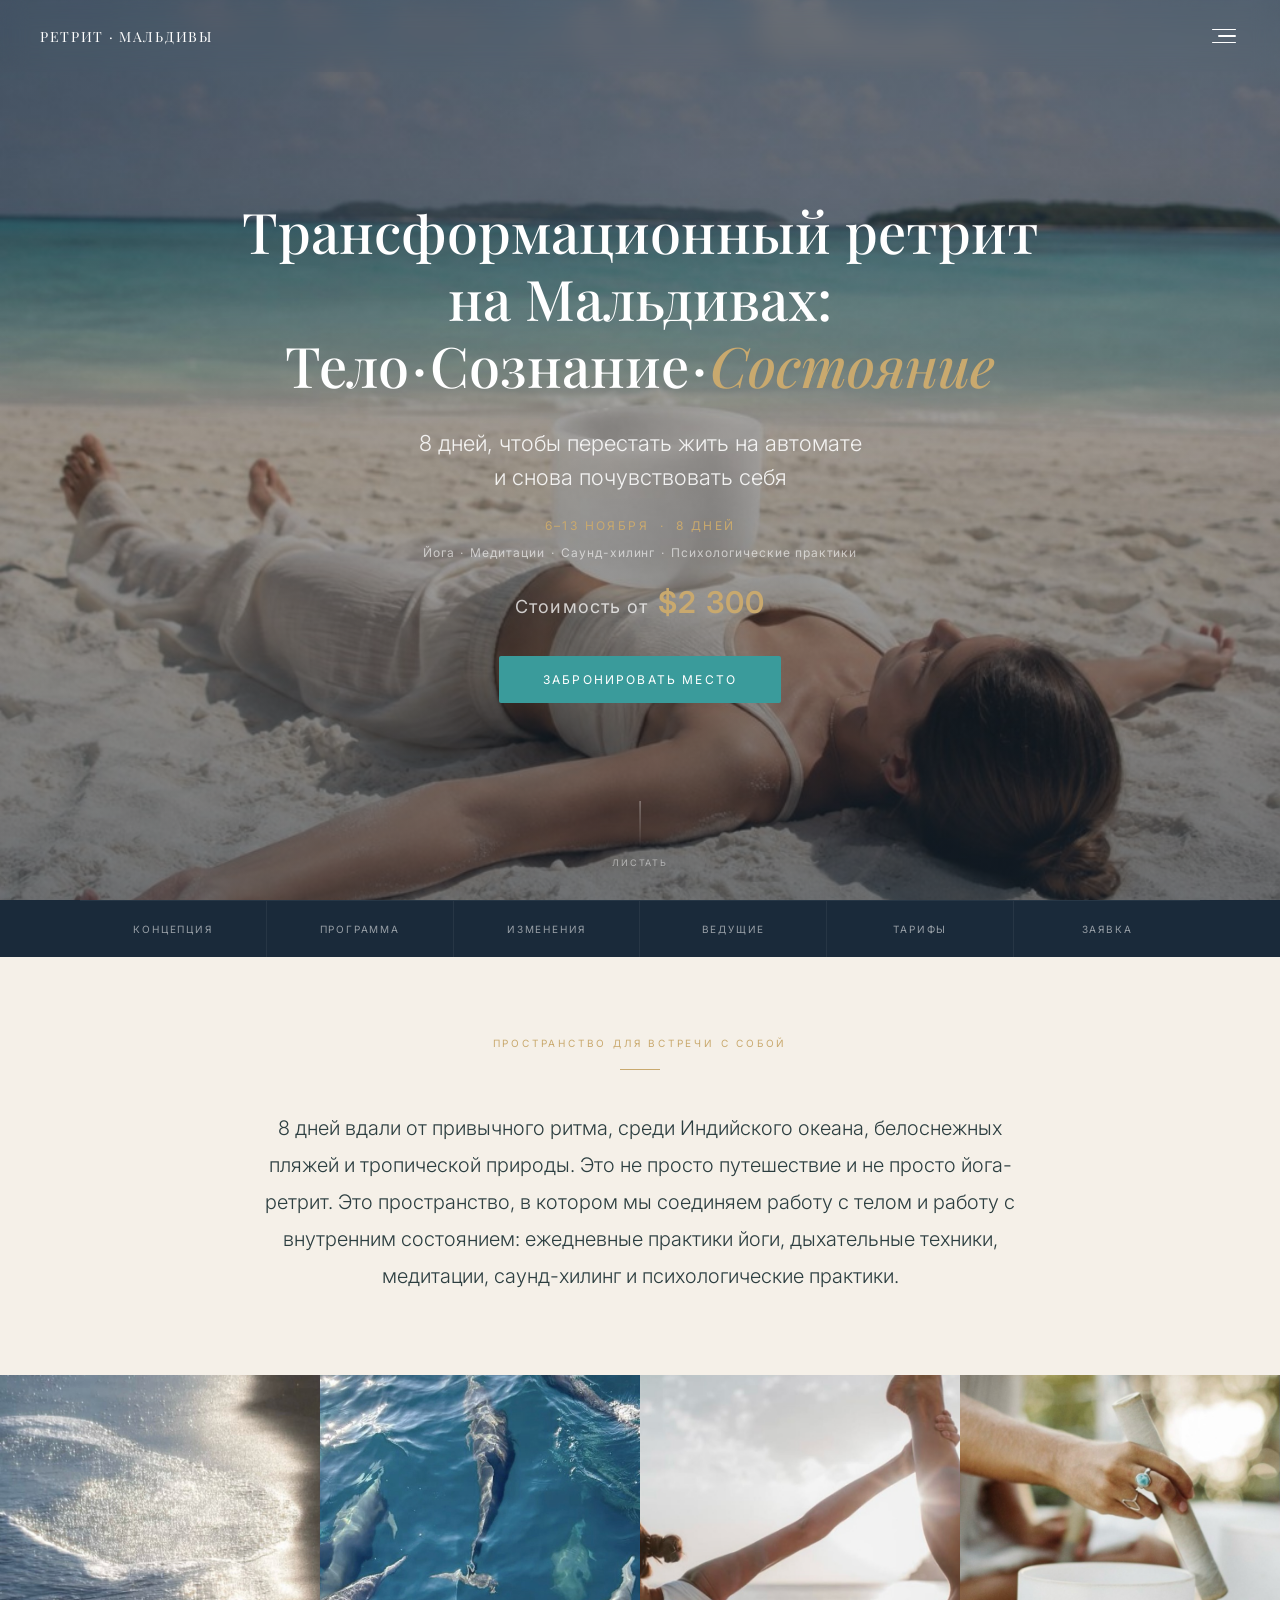
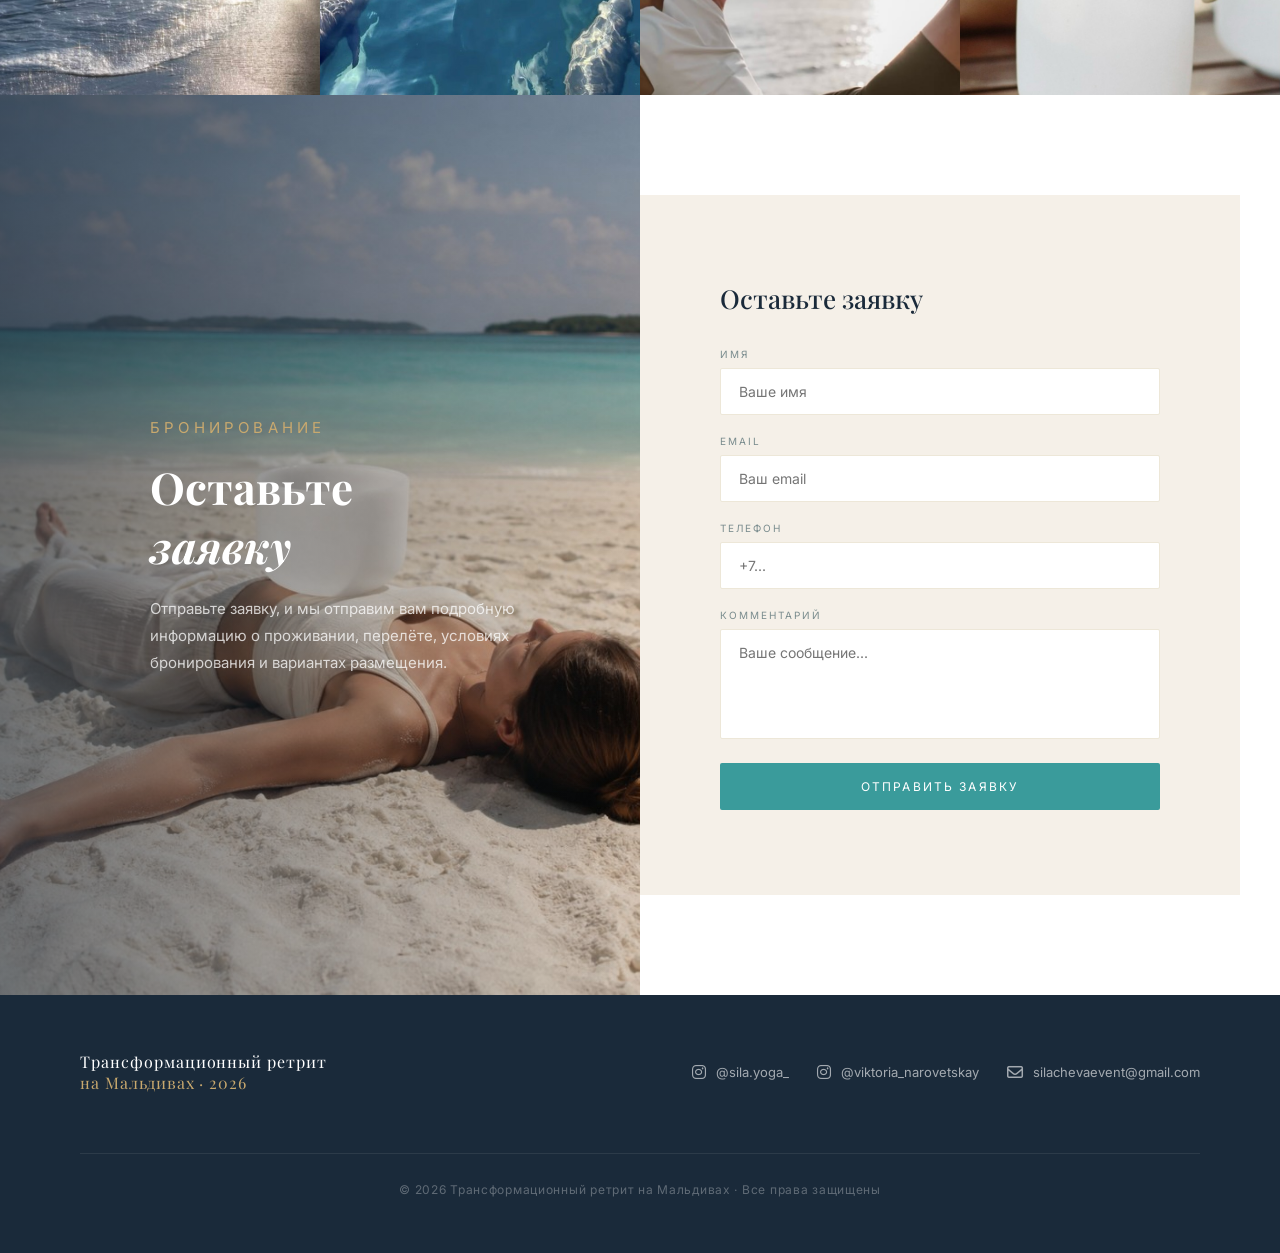
<file: index.html>
<!DOCTYPE html>
<html lang="ru">
<head>
  <meta charset="UTF-8" />
  <meta name="viewport" content="width=device-width, initial-scale=1.0" />
  <title>Трансформационный ретрит на Мальдивах · 6–13 ноября</title>
  <link rel="preconnect" href="https://fonts.googleapis.com" />
  <link rel="preconnect" href="https://fonts.gstatic.com" crossorigin />
  <link href="https://fonts.googleapis.com/css2?family=Playfair+Display:ital,wght@0,400;0,500;0,600;1,400;1,500&family=Inter:wght@300;400;500;600&display=swap" rel="stylesheet" />
  <link rel="stylesheet" href="https://cdnjs.cloudflare.com/ajax/libs/font-awesome/6.5.0/css/all.min.css" />
  <link rel="stylesheet" href="css/style.css" />
</head>
<body>

  <!-- ══ NAV ══════════════════════════════════════════════ -->
  <nav id="nav" class="nav--hero">
    <a href="index.html" class="nav-logo">Ретрит · Мальдивы</a>
    <button class="hamburger" id="hamburger" aria-label="Открыть меню">
      <span></span><span></span><span></span>
    </button>
  </nav>

  <!-- ══ MENU OVERLAY ═════════════════════════════════════ -->
  <div class="menu-overlay" id="menu-overlay">
    <div class="menu-backdrop" id="menu-backdrop"></div>
    <div class="menu-panel">
      <p class="menu-eyebrow">Навигация</p>
      <nav class="menu-nav">
        <a href="index.html">Главная</a>
        <a href="concept.html">Концепция</a>
        <a href="program.html">Программа</a>
        <a href="changes.html">Что меняется</a>
        <a href="leaders.html">Ведущие</a>
        <a href="tariffs.html">Тарифы</a>
        <a href="gallery.html">Галерея</a>
        <p class="menu-eyebrow" style="margin-top:20px;">Номера</p>
        <a href="standard.html" class="menu-sub">Standard</a>
        <a href="deluxe.html" class="menu-sub">Deluxe</a>
        <a href="garden.html" class="menu-sub">Garden Villa</a>
        <a href="ocean.html" class="menu-sub">Ocean View</a>
      </nav>
      <div class="menu-footer">
        <a href="https://www.instagram.com/sila.yoga_" target="_blank" rel="noopener"><i class="fa-brands fa-instagram"></i>@sila.yoga_</a>
        <a href="https://www.instagram.com/viktoria_narovetskay" target="_blank" rel="noopener"><i class="fa-brands fa-instagram"></i>@viktoria_narovetskay</a>
        <a href="mailto:silachevaevent@gmail.com"><i class="fa-regular fa-envelope"></i>silachevaevent@gmail.com</a>
      </div>
    </div>
  </div>

  <!-- ══ HERO ═════════════════════════════════════════════ -->
  <!-- IMAGE FILE: images/IMG_1155.png — женщина на пляже с поющей чашей -->
  <section class="hero" id="hero">
    <div class="hero-bg">
      <img src="images/IMG_1155.png" alt="Мальдивский пляж" loading="eager" />
    </div>
    <div class="hero-overlay"></div>
    <div class="hero-content">
      <h1 class="hero-title">Трансформационный ретрит на Мальдивах:<br>Тело&thinsp;·&thinsp;Сознание&thinsp;·&thinsp;<em>Состояние</em></h1>
      <p class="hero-subtitle">8 дней, чтобы перестать жить на автомате<br>и снова почувствовать себя</p>
      <p class="hero-date">6–13 ноября &nbsp;·&nbsp; 8 дней</p>
      <p class="hero-tags">
        <span>Йога</span>&nbsp;·&nbsp;<span>Медитации</span>&nbsp;·&nbsp;<span>Саунд-хилинг</span>&nbsp;·&nbsp;<span>Психологические практики</span>
      </p>
      <p class="hero-price">Стоимость от <em>$2 300</em></p>
      <a href="#form" class="btn-primary">Забронировать место</a>
    </div>
    <div class="hero-scroll">
      <div class="scroll-line"></div>
      <span>Листать</span>
    </div>
  </section>

  <!-- ══ QUICK NAVIGATION STRIP ═══════════════════════════ -->
  <div class="index-nav-strip">
    <div class="index-nav-strip-inner">
      <a href="concept.html" class="index-nav-link">Концепция</a>
      <a href="program.html" class="index-nav-link">Программа</a>
      <a href="changes.html" class="index-nav-link">Изменения</a>
      <a href="leaders.html" class="index-nav-link">Ведущие</a>
      <a href="tariffs.html" class="index-nav-link">Тарифы</a>
      <a href="#form" class="index-nav-link">Заявка</a>
    </div>
  </div>

  <!-- ══ INTRO ════════════════════════════════════════════ -->
  <section class="intro reveal">
    <div class="container">
      <p class="section-eyebrow" style="text-align:center;margin-bottom:20px;">Пространство для встречи с собой</p>
      <div class="divider"></div>
      <p class="intro-text">
        8 дней вдали от привычного ритма, среди Индийского океана, белоснежных пляжей и тропической природы. Это не просто путешествие и не просто йога-ретрит. Это пространство, в котором мы соединяем работу с телом и работу с внутренним состоянием: ежедневные практики йоги, дыхательные техники, медитации, саунд-хилинг и психологические практики.
      </p>
    </div>
  </section>

  <!-- ══ GALLERY STRIP ════════════════════════════════════ -->
  <!-- IMAGES: IMG_1162, IMG_1166, IMG_1159, IMG_1156 -->
  <div class="gallery-strip">
    <div class="g-item"><img src="images/IMG_1162.png" alt="Йога на пляже" loading="lazy" /></div>
    <div class="g-item"><img src="images/IMG_1166.png" alt="Группа йоги" loading="lazy" /></div>
    <div class="g-item"><img src="images/IMG_1159.png" alt="Снорклинг" loading="lazy" /></div>
    <div class="g-item"><img src="images/IMG_1156.png" alt="Океан" loading="lazy" /></div>
  </div>

  <!-- ══ FORM ═════════════════════════════════════════════ -->
  <!-- IMAGE FILE: images/IMG_1155.png — пляж/закат (фон формы) -->
  <section class="form-section" id="form">
    <div class="form-bg">
      <img src="images/IMG_1155.png" alt="Мальдивский пляж" loading="lazy" />
    </div>
    <div class="form-content">
      <div class="form-left reveal">
        <div class="form-left-text">
          <p class="section-eyebrow">Бронирование</p>
          <h2>Оставьте<br><em>заявку</em></h2>
          <p style="margin-top:20px;">Отправьте заявку, и мы отправим вам подробную информацию о проживании, перелёте, условиях бронирования и вариантах размещения.</p>
        </div>
      </div>
      <div class="form-right reveal reveal-delay-2">
        <!-- Web3Forms: замените access_key на реальный ключ с https://web3forms.com -->
        <form action="https://api.web3forms.com/submit" method="POST" id="contact-form">
          <input type="hidden" name="access_key" value="fa51c865-944f-4f1e-887d-e54f265080f3" />
          <input type="hidden" name="subject" value="Заявка с ретрита на Мальдивах" />
          <input type="hidden" name="from_name" value="Мальдивский ретрит" />
          <input type="checkbox" name="botcheck" style="display:none;" />

          <p style="font-family:'Playfair Display',serif;font-size:26px;color:var(--navy);margin-bottom:32px;font-weight:500;">Оставьте заявку</p>

          <div class="form-group">
            <label for="name">Имя</label>
            <input type="text" id="name" name="name" placeholder="Ваше имя" required />
          </div>
          <div class="form-group">
            <label for="email">Email</label>
            <input type="email" id="email" name="email" placeholder="Ваш email" required />
          </div>
          <div class="form-group">
            <label for="phone">Телефон</label>
            <input type="tel" id="phone" name="phone" placeholder="+7..." />
          </div>
          <div class="form-group">
            <label for="comment">Комментарий</label>
            <textarea id="comment" name="message" rows="3" placeholder="Ваше сообщение..."></textarea>
          </div>
          <button type="submit" class="btn-submit">Отправить заявку</button>
          <div class="form-success" id="form-success">
            ✓ &nbsp;Заявка отправлена! Мы свяжемся с вами.
          </div>
        </form>
      </div>
    </div>
  </section>

  <!-- ══ FOOTER ════════════════════════════════════════════ -->
  <footer>
    <div class="footer-inner">
      <div class="footer-logo">Трансформационный ретрит<br><span>на Мальдивах · 2026</span></div>
      <div class="footer-links">
        <a href="https://www.instagram.com/sila.yoga_" class="footer-link" target="_blank" rel="noopener">
          <i class="fa-brands fa-instagram"></i><span>@sila.yoga_</span>
        </a>
        <a href="https://www.instagram.com/viktoria_narovetskay" class="footer-link" target="_blank" rel="noopener">
          <i class="fa-brands fa-instagram"></i><span>@viktoria_narovetskay</span>
        </a>
        <a href="mailto:silachevaevent@gmail.com" class="footer-link">
          <i class="fa-regular fa-envelope"></i><span>silachevaevent@gmail.com</span>
        </a>
      </div>
      <p class="footer-copy">© 2026 Трансформационный ретрит на Мальдивах · Все права защищены</p>
    </div>
  </footer>

  <script src="js/script.js"></script>
</body>
</html>
</file>
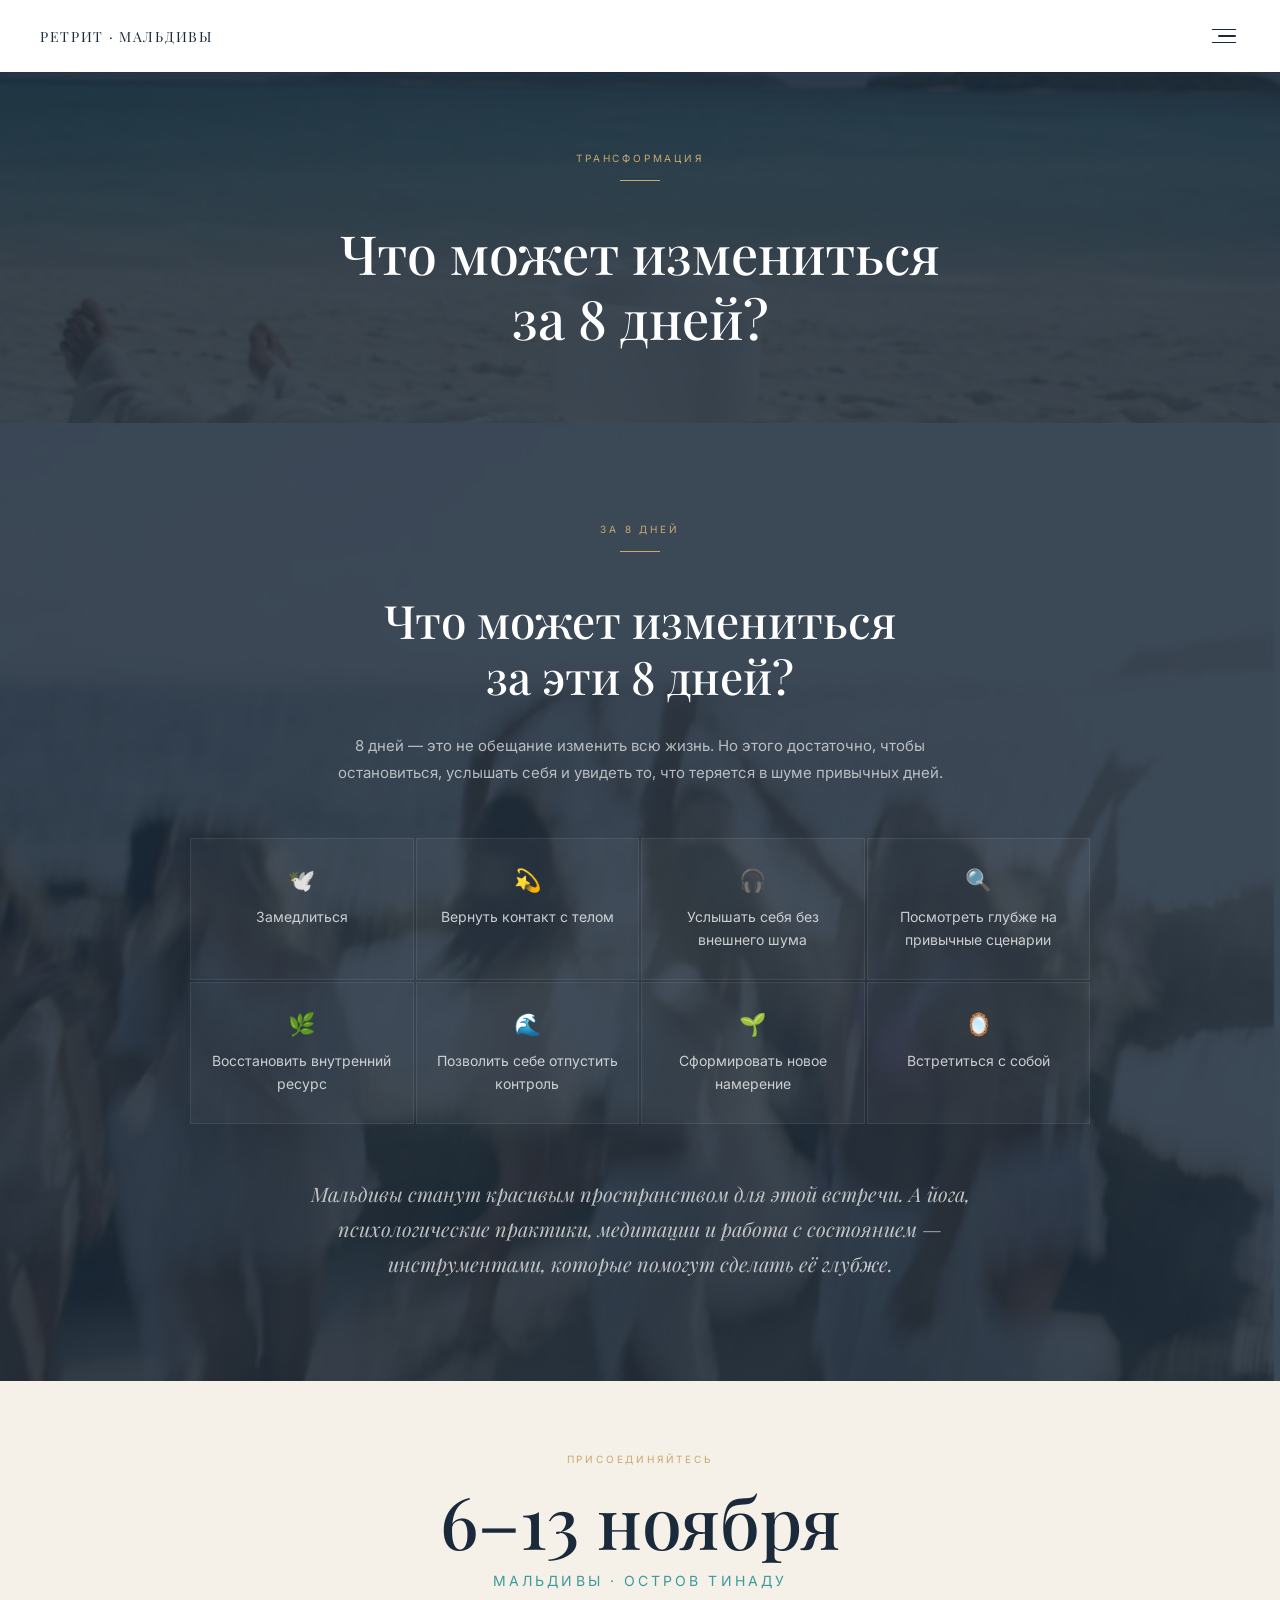
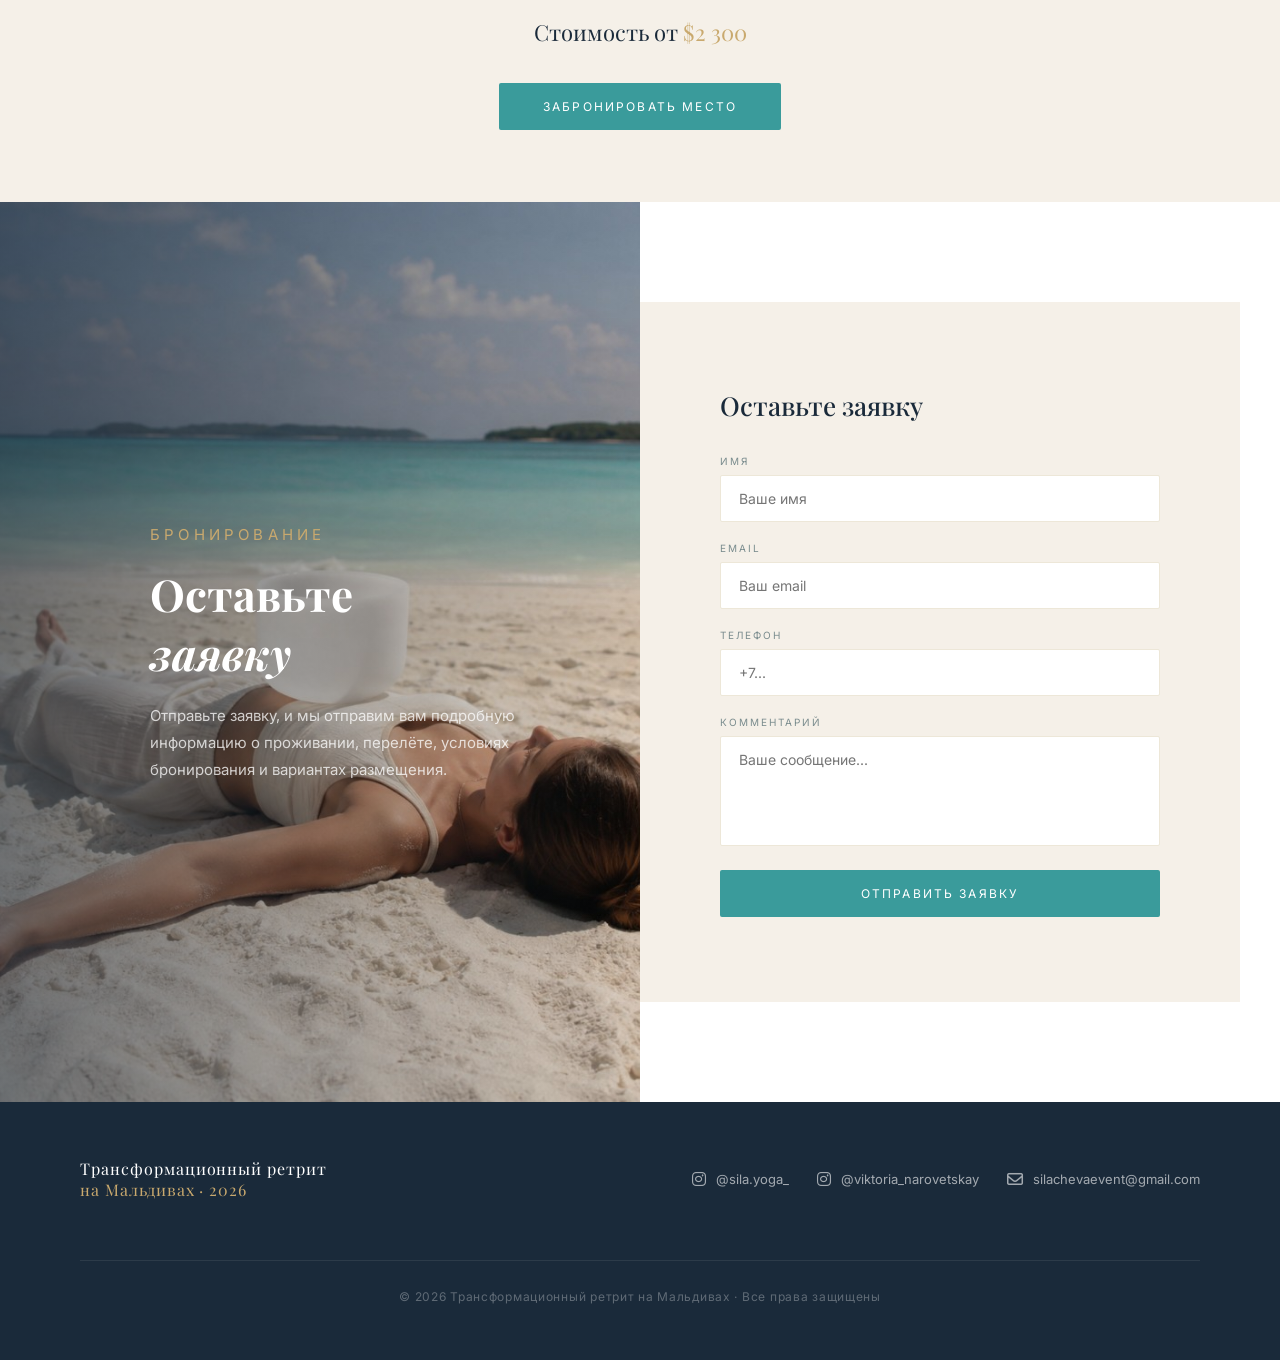
<file: changes.html>
<!DOCTYPE html>
<html lang="ru">
<head>
  <meta charset="UTF-8" />
  <meta name="viewport" content="width=device-width, initial-scale=1.0" />
  <title>Что меняется · Трансформационный ретрит на Мальдивах</title>
  <link rel="preconnect" href="https://fonts.googleapis.com" />
  <link rel="preconnect" href="https://fonts.gstatic.com" crossorigin />
  <link href="https://fonts.googleapis.com/css2?family=Playfair+Display:ital,wght@0,400;0,500;0,600;1,400;1,500&family=Inter:wght@300;400;500;600&display=swap" rel="stylesheet" />
  <link rel="stylesheet" href="https://cdnjs.cloudflare.com/ajax/libs/font-awesome/6.5.0/css/all.min.css" />
  <link rel="stylesheet" href="css/style.css" />
  <style>
    /* Override background image path for this page */
    .transform::before {
      background-image: url('images/IMG_1164.png');
    }
  </style>
</head>
<body class="inner-page">

  <!-- ══ NAV ══════════════════════════════════════════════ -->
  <nav id="nav">
    <a href="index.html" class="nav-logo">Ретрит · Мальдивы</a>
    <button class="hamburger" id="hamburger" aria-label="Открыть меню">
      <span></span><span></span><span></span>
    </button>
  </nav>

  <!-- ══ MENU OVERLAY ═════════════════════════════════════ -->
  <div class="menu-overlay" id="menu-overlay">
    <div class="menu-backdrop" id="menu-backdrop"></div>
    <div class="menu-panel">
      <p class="menu-eyebrow">Навигация</p>
      <nav class="menu-nav">
        <a href="index.html">Главная</a>
        <a href="concept.html">Концепция</a>
        <a href="program.html">Программа</a>
        <a href="changes.html">Что меняется</a>
        <a href="leaders.html">Ведущие</a>
        <a href="tariffs.html">Тарифы</a>
        <a href="gallery.html">Галерея</a>
        <p class="menu-eyebrow" style="margin-top:20px;">Номера</p>
        <a href="standard.html" class="menu-sub">Standard</a>
        <a href="deluxe.html" class="menu-sub">Deluxe</a>
        <a href="garden.html" class="menu-sub">Garden Villa</a>
        <a href="ocean.html" class="menu-sub">Ocean View</a>
      </nav>
      <div class="menu-footer">
        <a href="https://www.instagram.com/sila.yoga_" target="_blank" rel="noopener"><i class="fa-brands fa-instagram"></i>@sila.yoga_</a>
        <a href="https://www.instagram.com/viktoria_narovetskay" target="_blank" rel="noopener"><i class="fa-brands fa-instagram"></i>@viktoria_narovetskay</a>
        <a href="mailto:silachevaevent@gmail.com"><i class="fa-regular fa-envelope"></i>silachevaevent@gmail.com</a>
      </div>
    </div>
  </div>

  <!-- ══ PAGE HERO ════════════════════════════════════════ -->
  <div class="page-hero">
    <div class="page-hero-inner reveal">
      <p class="section-eyebrow">Трансформация</p>
      <div class="divider"></div>
      <h1>Что может измениться<br>за 8 дней?</h1>
    </div>
  </div>

  <!-- ══ TRANSFORMATION SECTION ═══════════════════════════ -->
  <!-- IMAGE FILE: images/IMG_1164.png — медитация (фоновое изображение) -->
  <section class="transform">
    <div class="transform-inner">
      <p class="section-eyebrow reveal">За 8 дней</p>
      <div class="divider reveal reveal-delay-1"></div>
      <h2 class="section-title reveal reveal-delay-2">Что может измениться<br>за эти 8 дней?</h2>
      <p style="font-size:15px;color:rgba(255,255,255,0.65);line-height:1.8;margin-bottom:52px;max-width:620px;margin-left:auto;margin-right:auto;" class="reveal reveal-delay-3">
        8 дней — это не обещание изменить всю жизнь. Но этого достаточно, чтобы остановиться, услышать себя и увидеть то, что теряется в шуме привычных дней.
      </p>
      <div class="transform-grid">
        <div class="t-item reveal reveal-delay-1"><div class="t-icon">🕊️</div><p>Замедлиться</p></div>
        <div class="t-item reveal reveal-delay-2"><div class="t-icon">💫</div><p>Вернуть контакт с телом</p></div>
        <div class="t-item reveal reveal-delay-3"><div class="t-icon">🎧</div><p>Услышать себя без внешнего шума</p></div>
        <div class="t-item reveal reveal-delay-4"><div class="t-icon">🔍</div><p>Посмотреть глубже на привычные сценарии</p></div>
        <div class="t-item reveal reveal-delay-1"><div class="t-icon">🌿</div><p>Восстановить внутренний ресурс</p></div>
        <div class="t-item reveal reveal-delay-2"><div class="t-icon">🌊</div><p>Позволить себе отпустить контроль</p></div>
        <div class="t-item reveal reveal-delay-3"><div class="t-icon">🌱</div><p>Сформировать новое намерение</p></div>
        <div class="t-item reveal reveal-delay-4"><div class="t-icon">🪞</div><p>Встретиться с собой</p></div>
      </div>
      <p class="transform-footer reveal">
        Мальдивы станут красивым пространством для этой встречи. А йога, психологические практики, медитации и работа с состоянием — инструментами, которые помогут сделать её глубже.
      </p>
    </div>
  </section>

  <!-- ══ CTA ══════════════════════════════════════════════ -->
  <section class="datebox reveal">
    <div class="container">
      <p class="datebox-eyebrow">Присоединяйтесь</p>
      <div class="datebox-date">6–13 ноября</div>
      <p class="datebox-place">Мальдивы · Остров Тинаду</p>
      <p class="datebox-price">Стоимость от <em>$2 300</em></p>
      <br />
      <a href="index.html#form" class="btn-primary" style="margin-top:16px;">Забронировать место</a>
    </div>
  </section>

  <!-- ══ FOOTER ════════════════════════════════════════════ -->
  <!-- ══ FORM ═════════════════════════════════════════════ -->
  <section class="form-section" id="form">
    <div class="form-bg">
      <img src="images/IMG_1155.png" alt="Мальдивский пляж" loading="lazy" />
    </div>
    <div class="form-content">
      <div class="form-left reveal">
        <div class="form-left-text">
          <p class="section-eyebrow">Бронирование</p>
          <h2>Оставьте<br><em>заявку</em></h2>
          <p style="margin-top:20px;">Отправьте заявку, и мы отправим вам подробную информацию о проживании, перелёте, условиях бронирования и вариантах размещения.</p>
        </div>
      </div>
      <div class="form-right reveal reveal-delay-2">
        <form action="https://api.web3forms.com/submit" method="POST" id="contact-form">
          <input type="hidden" name="access_key" value="fa51c865-944f-4f1e-887d-e54f265080f3" />
          <input type="hidden" name="subject" value="Заявка с ретрита на Мальдивах" />
          <input type="hidden" name="from_name" value="Мальдивский ретрит" />
          <input type="checkbox" name="botcheck" style="display:none;" />

          <p style="font-family:'Playfair Display',serif;font-size:26px;color:var(--navy);margin-bottom:32px;font-weight:500;">Оставьте заявку</p>

          <div class="form-group">
            <label for="name">Имя</label>
            <input type="text" id="name" name="name" placeholder="Ваше имя" required />
          </div>
          <div class="form-group">
            <label for="email">Email</label>
            <input type="email" id="email" name="email" placeholder="Ваш email" required />
          </div>
          <div class="form-group">
            <label for="phone">Телефон</label>
            <input type="tel" id="phone" name="phone" placeholder="+7..." />
          </div>
          <div class="form-group">
            <label for="comment">Комментарий</label>
            <textarea id="comment" name="message" rows="3" placeholder="Ваше сообщение..."></textarea>
          </div>
          <button type="submit" class="btn-submit">Отправить заявку</button>
          <div class="form-success" id="form-success">
            ✓ &nbsp;Заявка отправлена! Мы свяжемся с вами.
          </div>
        </form>
      </div>
    </div>
  </section>

  <footer>
    <div class="footer-inner">
      <div class="footer-logo">Трансформационный ретрит<br><span>на Мальдивах · 2026</span></div>
      <div class="footer-links">
        <a href="https://www.instagram.com/sila.yoga_" class="footer-link" target="_blank" rel="noopener">
          <i class="fa-brands fa-instagram"></i><span>@sila.yoga_</span>
        </a>
        <a href="https://www.instagram.com/viktoria_narovetskay" class="footer-link" target="_blank" rel="noopener">
          <i class="fa-brands fa-instagram"></i><span>@viktoria_narovetskay</span>
        </a>
        <a href="mailto:silachevaevent@gmail.com" class="footer-link">
          <i class="fa-regular fa-envelope"></i><span>silachevaevent@gmail.com</span>
        </a>
      </div>
      <p class="footer-copy">© 2026 Трансформационный ретрит на Мальдивах · Все права защищены</p>
    </div>
  </footer>

  <script src="js/script.js"></script>
</body>
</html>
</file>
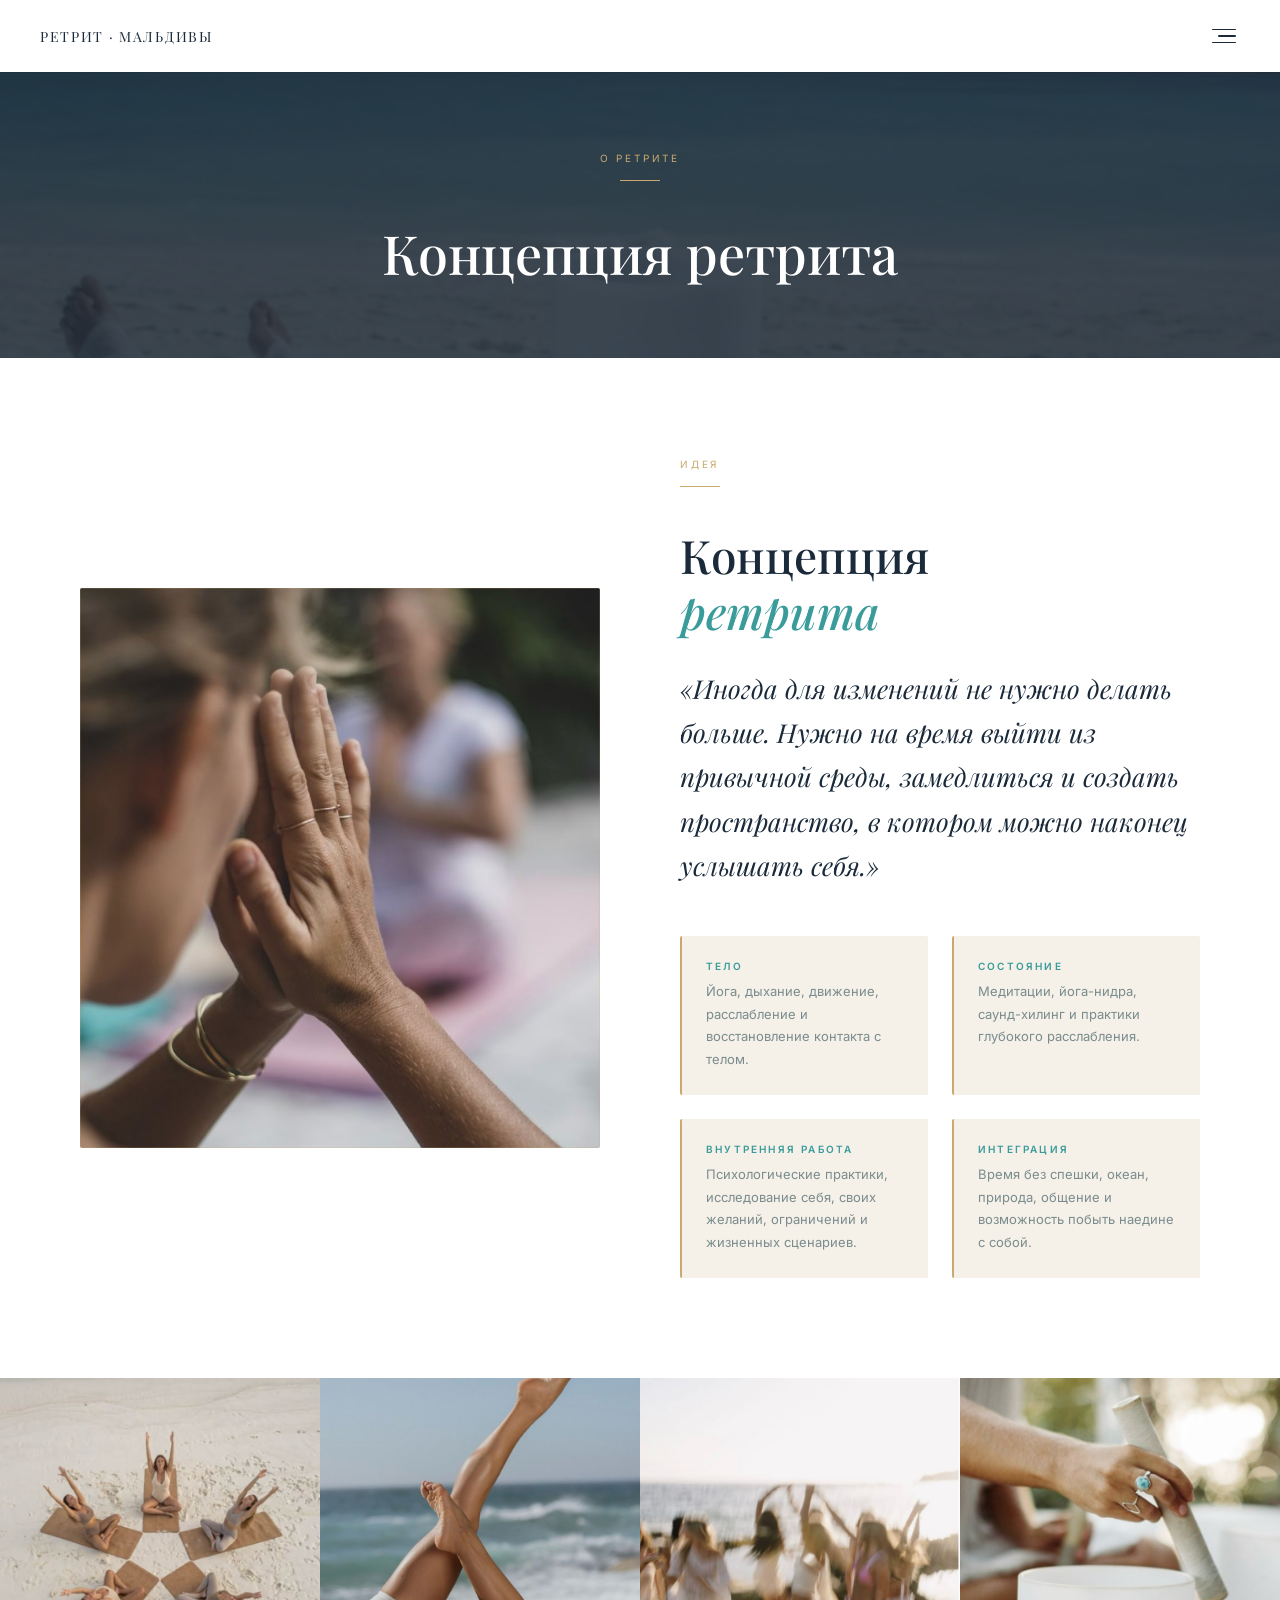
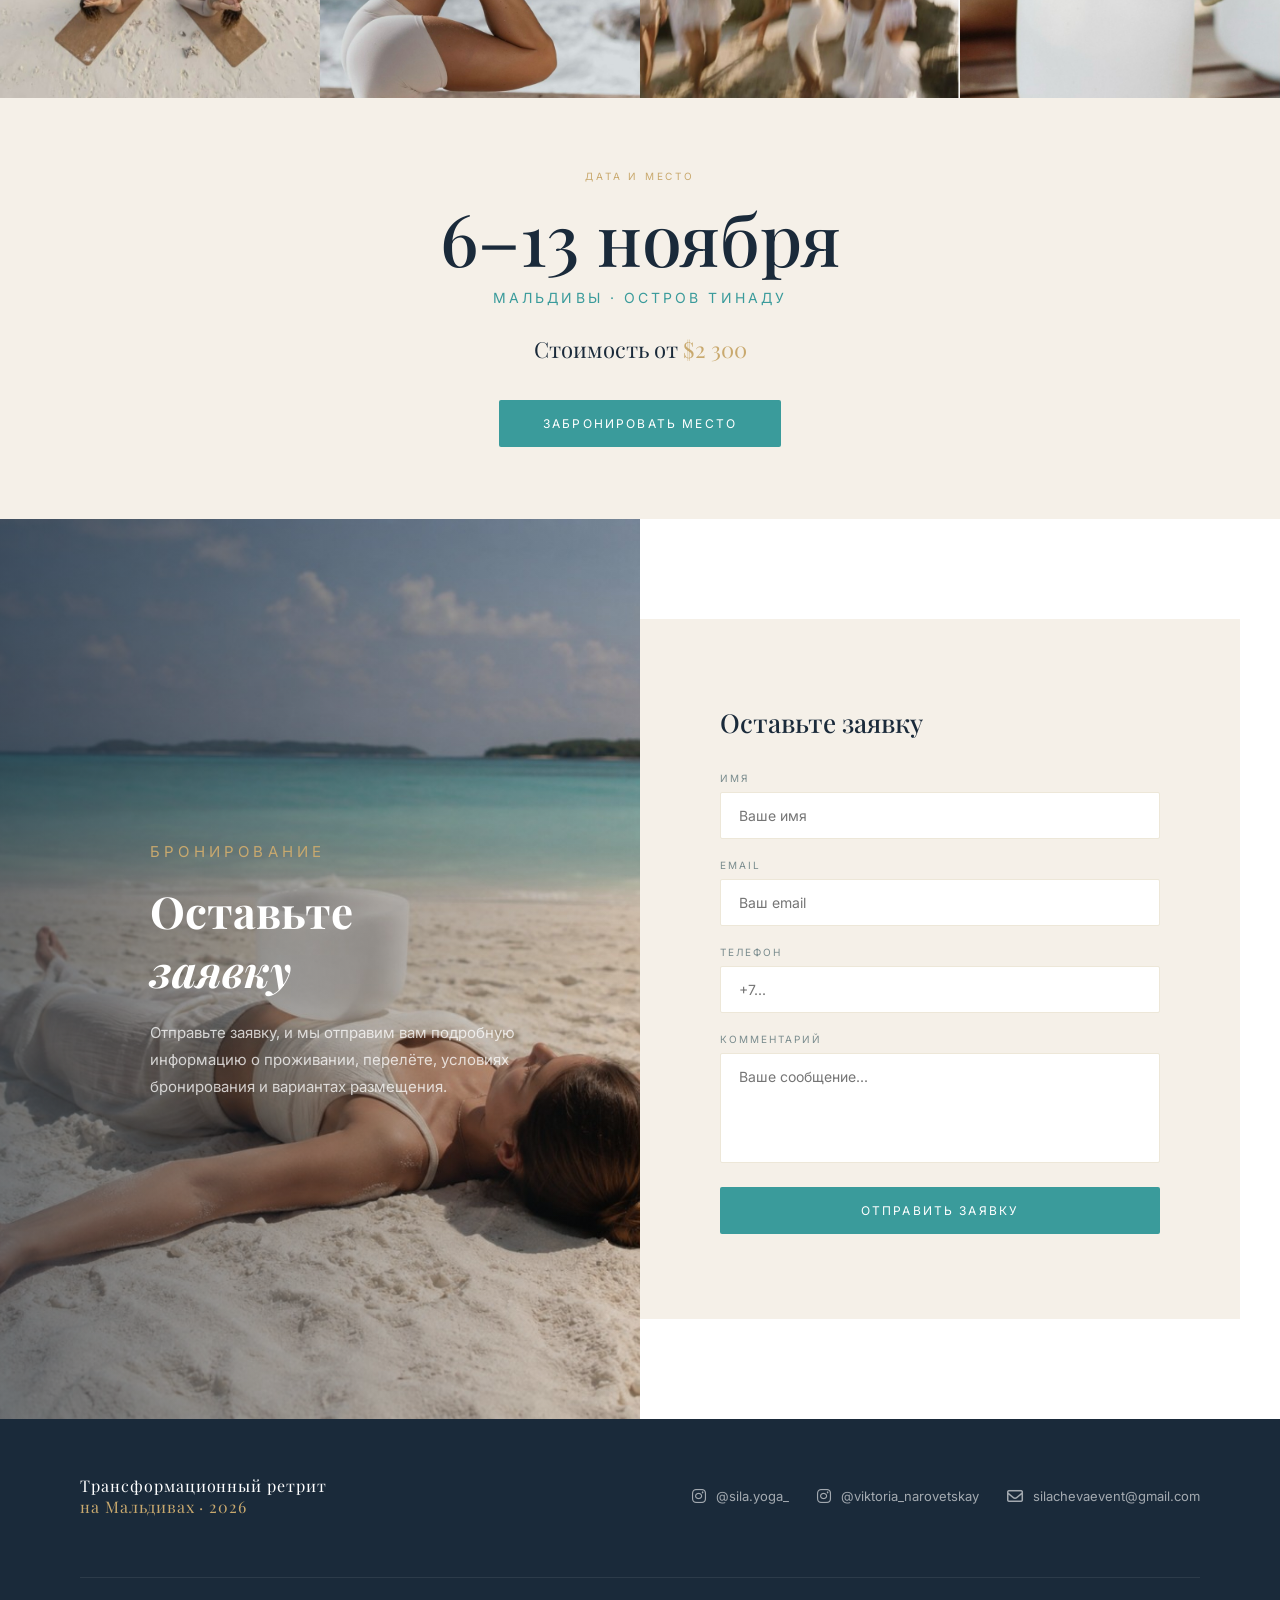
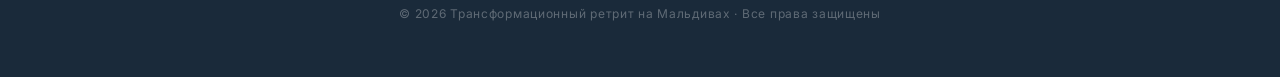
<file: concept.html>
<!DOCTYPE html>
<html lang="ru">
<head>
  <meta charset="UTF-8" />
  <meta name="viewport" content="width=device-width, initial-scale=1.0" />
  <title>Концепция ретрита · Трансформационный ретрит на Мальдивах</title>
  <link rel="preconnect" href="https://fonts.googleapis.com" />
  <link rel="preconnect" href="https://fonts.gstatic.com" crossorigin />
  <link href="https://fonts.googleapis.com/css2?family=Playfair+Display:ital,wght@0,400;0,500;0,600;1,400;1,500&family=Inter:wght@300;400;500;600&display=swap" rel="stylesheet" />
  <link rel="stylesheet" href="https://cdnjs.cloudflare.com/ajax/libs/font-awesome/6.5.0/css/all.min.css" />
  <link rel="stylesheet" href="css/style.css" />
</head>
<body class="inner-page">

  <!-- ══ NAV ══════════════════════════════════════════════ -->
  <nav id="nav">
    <a href="index.html" class="nav-logo">Ретрит · Мальдивы</a>
    <button class="hamburger" id="hamburger" aria-label="Открыть меню">
      <span></span><span></span><span></span>
    </button>
  </nav>

  <!-- ══ MENU OVERLAY ═════════════════════════════════════ -->
  <div class="menu-overlay" id="menu-overlay">
    <div class="menu-backdrop" id="menu-backdrop"></div>
    <div class="menu-panel">
      <p class="menu-eyebrow">Навигация</p>
      <nav class="menu-nav">
        <a href="index.html">Главная</a>
        <a href="concept.html">Концепция</a>
        <a href="program.html">Программа</a>
        <a href="changes.html">Что меняется</a>
        <a href="leaders.html">Ведущие</a>
        <a href="tariffs.html">Тарифы</a>
        <a href="gallery.html">Галерея</a>
        <p class="menu-eyebrow" style="margin-top:20px;">Номера</p>
        <a href="standard.html" class="menu-sub">Standard</a>
        <a href="deluxe.html" class="menu-sub">Deluxe</a>
        <a href="garden.html" class="menu-sub">Garden Villa</a>
        <a href="ocean.html" class="menu-sub">Ocean View</a>
      </nav>
      <div class="menu-footer">
        <a href="https://www.instagram.com/sila.yoga_" target="_blank" rel="noopener"><i class="fa-brands fa-instagram"></i>@sila.yoga_</a>
        <a href="https://www.instagram.com/viktoria_narovetskay" target="_blank" rel="noopener"><i class="fa-brands fa-instagram"></i>@viktoria_narovetskay</a>
        <a href="mailto:silachevaevent@gmail.com"><i class="fa-regular fa-envelope"></i>silachevaevent@gmail.com</a>
      </div>
    </div>
  </div>

  <!-- ══ PAGE HERO ════════════════════════════════════════ -->
  <div class="page-hero">
    <div class="page-hero-inner reveal">
      <p class="section-eyebrow">О ретрите</p>
      <div class="divider"></div>
      <h1>Концепция ретрита</h1>
    </div>
  </div>

  <!-- ══ CONCEPT SECTION ══════════════════════════════════ -->
  <!-- IMAGE FILE: images/IMG_1157.png — поющая чаша крупным планом -->
  <section class="concept">
    <div class="container">
      <div class="concept-grid">
        <div class="concept-visual reveal">
          <img src="images/IMG_1157.png" alt="Саунд-хилинг — поющая чаша" loading="lazy" />
        </div>
        <div class="reveal reveal-delay-2">
          <p class="section-eyebrow">Идея</p>
          <div class="divider-left"></div>
          <h2 class="section-title">Концепция<br><em style="color:var(--teal)">ретрита</em></h2>
          <p class="concept-quote">«Иногда для изменений не нужно делать больше. Нужно на время выйти из привычной среды, замедлиться и создать пространство, в котором можно наконец услышать себя.»</p>
          <div class="concept-cards">
            <div class="concept-card">
              <h4>Тело</h4>
              <p>Йога, дыхание, движение, расслабление и восстановление контакта с телом.</p>
            </div>
            <div class="concept-card">
              <h4>Состояние</h4>
              <p>Медитации, йога-нидра, саунд-хилинг и практики глубокого расслабления.</p>
            </div>
            <div class="concept-card">
              <h4>Внутренняя работа</h4>
              <p>Психологические практики, исследование себя, своих желаний, ограничений и жизненных сценариев.</p>
            </div>
            <div class="concept-card">
              <h4>Интеграция</h4>
              <p>Время без спешки, океан, природа, общение и возможность побыть наедине с собой.</p>
            </div>
          </div>
        </div>
      </div>
    </div>
  </section>

  <!-- ══ GALLERY STRIP ════════════════════════════════════ -->
  <div class="gallery-strip">
    <div class="g-item"><img src="images/IMG_1163.png" alt="Йога практика" loading="lazy" /></div>
    <div class="g-item"><img src="images/IMG_1160.png" alt="Медитация" loading="lazy" /></div>
    <div class="g-item"><img src="images/IMG_1164.png" alt="Медитация руки" loading="lazy" /></div>
    <div class="g-item"><img src="images/IMG_1156.png" alt="Океан" loading="lazy" /></div>
  </div>

  <!-- ══ DATE BOX ══════════════════════════════════════════ -->
  <section class="datebox reveal">
    <div class="container">
      <p class="datebox-eyebrow">Дата и место</p>
      <div class="datebox-date">6–13 ноября</div>
      <p class="datebox-place">Мальдивы · Остров Тинаду</p>
      <p class="datebox-price">Стоимость от <em>$2 300</em></p>
      <br />
      <a href="index.html#form" class="btn-primary" style="margin-top:16px;">Забронировать место</a>
    </div>
  </section>

  <!-- ══ FOOTER ════════════════════════════════════════════ -->
  <!-- ══ FORM ═════════════════════════════════════════════ -->
  <section class="form-section" id="form">
    <div class="form-bg">
      <img src="images/IMG_1155.png" alt="Мальдивский пляж" loading="lazy" />
    </div>
    <div class="form-content">
      <div class="form-left reveal">
        <div class="form-left-text">
          <p class="section-eyebrow">Бронирование</p>
          <h2>Оставьте<br><em>заявку</em></h2>
          <p style="margin-top:20px;">Отправьте заявку, и мы отправим вам подробную информацию о проживании, перелёте, условиях бронирования и вариантах размещения.</p>
        </div>
      </div>
      <div class="form-right reveal reveal-delay-2">
        <form action="https://api.web3forms.com/submit" method="POST" id="contact-form">
          <input type="hidden" name="access_key" value="fa51c865-944f-4f1e-887d-e54f265080f3" />
          <input type="hidden" name="subject" value="Заявка с ретрита на Мальдивах" />
          <input type="hidden" name="from_name" value="Мальдивский ретрит" />
          <input type="checkbox" name="botcheck" style="display:none;" />

          <p style="font-family:'Playfair Display',serif;font-size:26px;color:var(--navy);margin-bottom:32px;font-weight:500;">Оставьте заявку</p>

          <div class="form-group">
            <label for="name">Имя</label>
            <input type="text" id="name" name="name" placeholder="Ваше имя" required />
          </div>
          <div class="form-group">
            <label for="email">Email</label>
            <input type="email" id="email" name="email" placeholder="Ваш email" required />
          </div>
          <div class="form-group">
            <label for="phone">Телефон</label>
            <input type="tel" id="phone" name="phone" placeholder="+7..." />
          </div>
          <div class="form-group">
            <label for="comment">Комментарий</label>
            <textarea id="comment" name="message" rows="3" placeholder="Ваше сообщение..."></textarea>
          </div>
          <button type="submit" class="btn-submit">Отправить заявку</button>
          <div class="form-success" id="form-success">
            ✓ &nbsp;Заявка отправлена! Мы свяжемся с вами.
          </div>
        </form>
      </div>
    </div>
  </section>

  <footer>
    <div class="footer-inner">
      <div class="footer-logo">Трансформационный ретрит<br><span>на Мальдивах · 2026</span></div>
      <div class="footer-links">
        <a href="https://www.instagram.com/sila.yoga_" class="footer-link" target="_blank" rel="noopener">
          <i class="fa-brands fa-instagram"></i><span>@sila.yoga_</span>
        </a>
        <a href="https://www.instagram.com/viktoria_narovetskay" class="footer-link" target="_blank" rel="noopener">
          <i class="fa-brands fa-instagram"></i><span>@viktoria_narovetskay</span>
        </a>
        <a href="mailto:silachevaevent@gmail.com" class="footer-link">
          <i class="fa-regular fa-envelope"></i><span>silachevaevent@gmail.com</span>
        </a>
      </div>
      <p class="footer-copy">© 2026 Трансформационный ретрит на Мальдивах · Все права защищены</p>
    </div>
  </footer>

  <script src="js/script.js"></script>
</body>
</html>
</file>
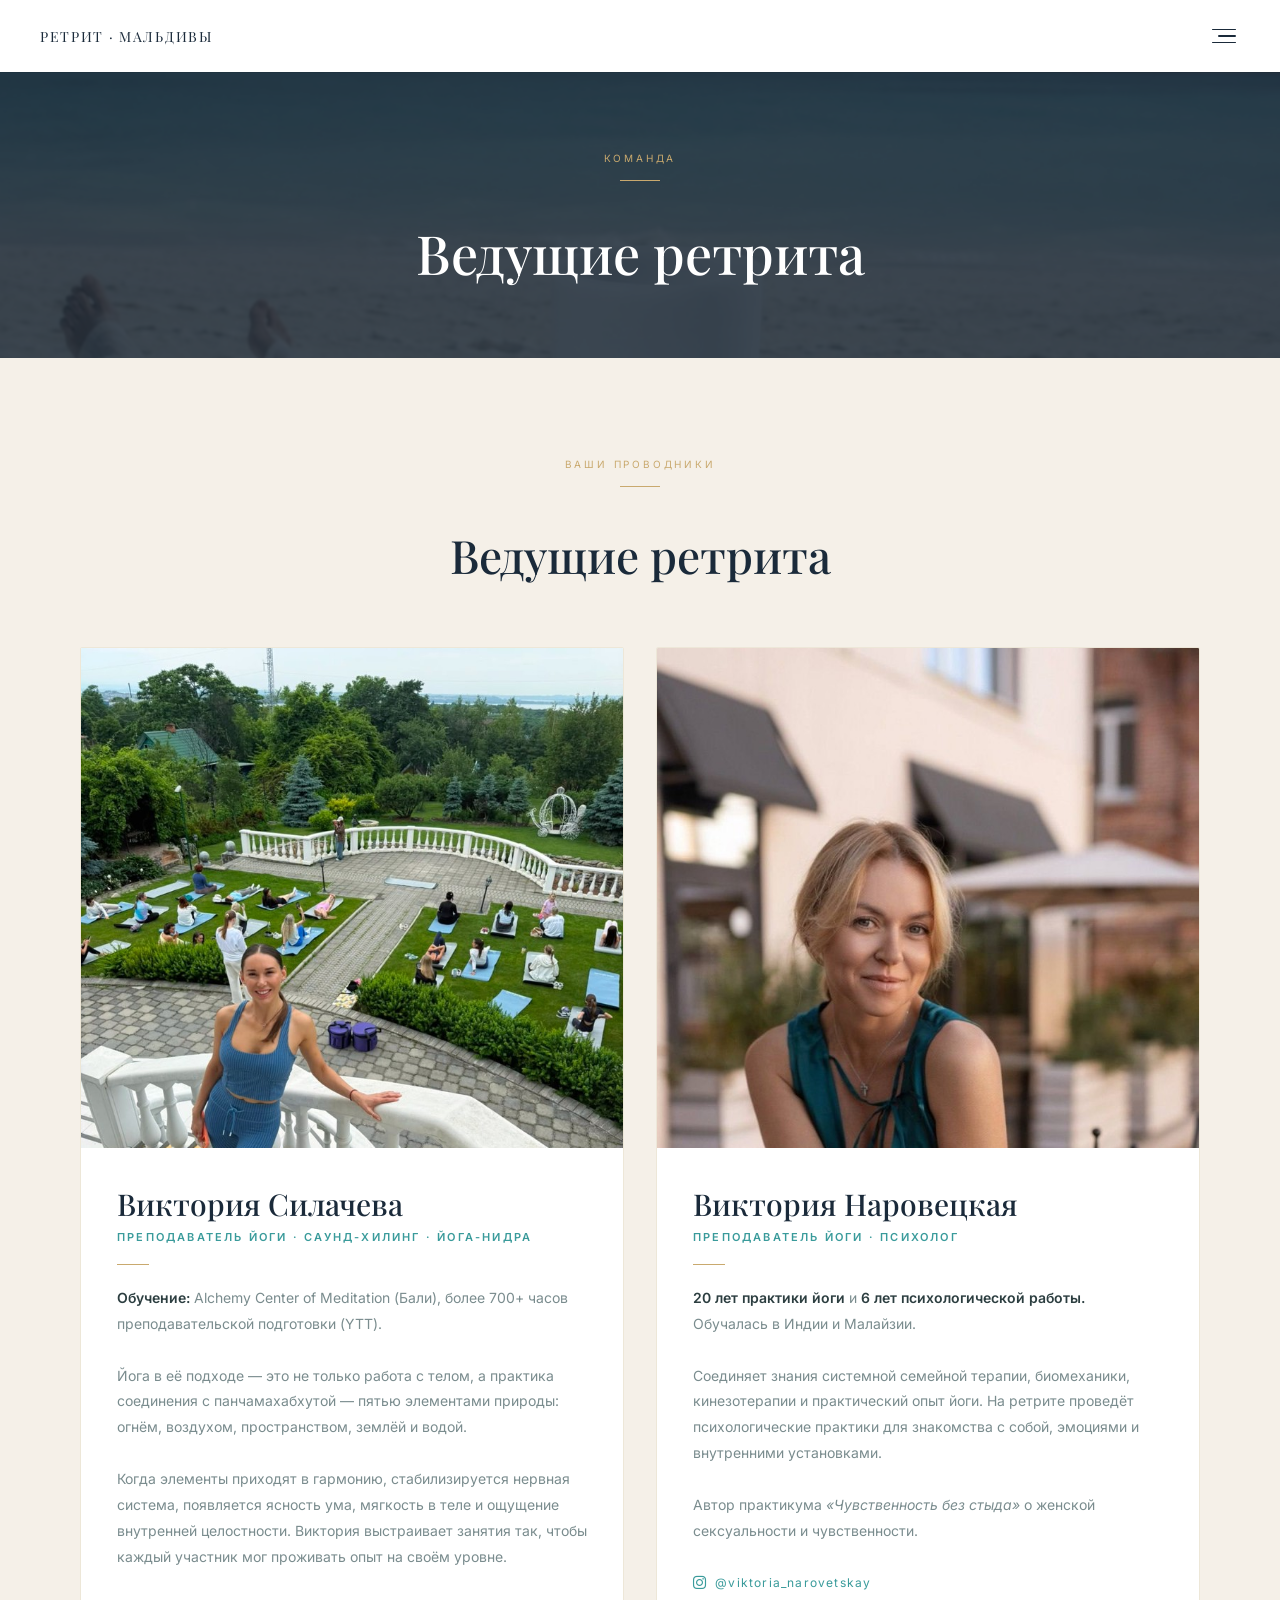
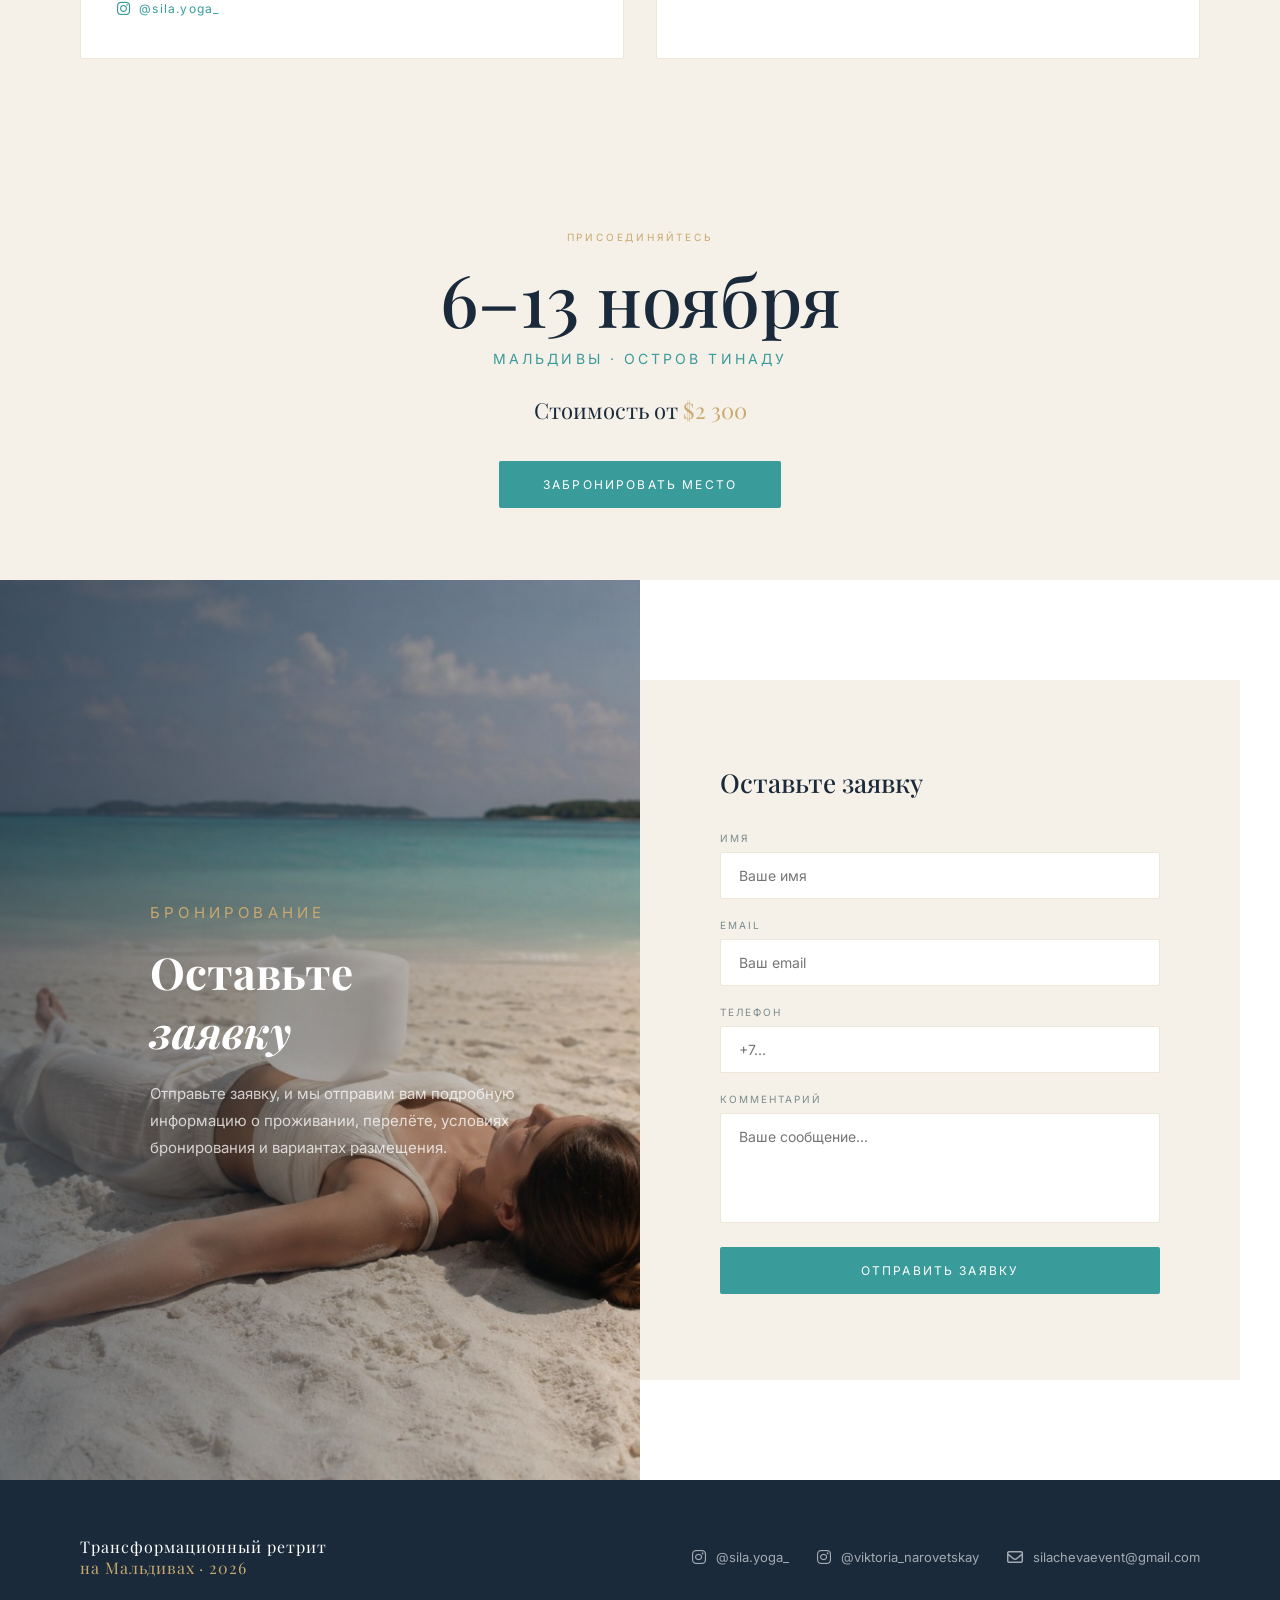
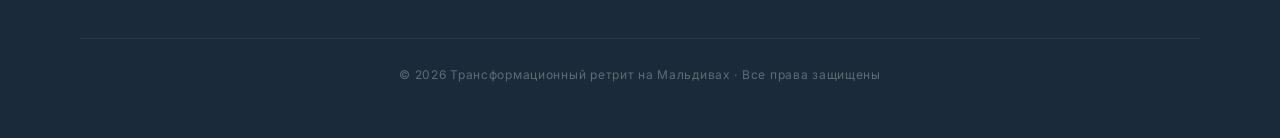
<file: leaders.html>
<!DOCTYPE html>
<html lang="ru">
<head>
  <meta charset="UTF-8" />
  <meta name="viewport" content="width=device-width, initial-scale=1.0" />
  <title>Ведущие ретрита · Трансформационный ретрит на Мальдивах</title>
  <link rel="preconnect" href="https://fonts.googleapis.com" />
  <link rel="preconnect" href="https://fonts.gstatic.com" crossorigin />
  <link href="https://fonts.googleapis.com/css2?family=Playfair+Display:ital,wght@0,400;0,500;0,600;1,400;1,500&family=Inter:wght@300;400;500;600&display=swap" rel="stylesheet" />
  <link rel="stylesheet" href="https://cdnjs.cloudflare.com/ajax/libs/font-awesome/6.5.0/css/all.min.css" />
  <link rel="stylesheet" href="css/style.css" />
</head>
<body class="inner-page">

  <!-- ══ NAV ══════════════════════════════════════════════ -->
  <nav id="nav">
    <a href="index.html" class="nav-logo">Ретрит · Мальдивы</a>
    <button class="hamburger" id="hamburger" aria-label="Открыть меню">
      <span></span><span></span><span></span>
    </button>
  </nav>

  <!-- ══ MENU OVERLAY ═════════════════════════════════════ -->
  <div class="menu-overlay" id="menu-overlay">
    <div class="menu-backdrop" id="menu-backdrop"></div>
    <div class="menu-panel">
      <p class="menu-eyebrow">Навигация</p>
      <nav class="menu-nav">
        <a href="index.html">Главная</a>
        <a href="concept.html">Концепция</a>
        <a href="program.html">Программа</a>
        <a href="changes.html">Что меняется</a>
        <a href="leaders.html">Ведущие</a>
        <a href="tariffs.html">Тарифы</a>
        <a href="gallery.html">Галерея</a>
        <p class="menu-eyebrow" style="margin-top:20px;">Номера</p>
        <a href="standard.html" class="menu-sub">Standard</a>
        <a href="deluxe.html" class="menu-sub">Deluxe</a>
        <a href="garden.html" class="menu-sub">Garden Villa</a>
        <a href="ocean.html" class="menu-sub">Ocean View</a>
      </nav>
      <div class="menu-footer">
        <a href="https://www.instagram.com/sila.yoga_" target="_blank" rel="noopener"><i class="fa-brands fa-instagram"></i>@sila.yoga_</a>
        <a href="https://www.instagram.com/viktoria_narovetskay" target="_blank" rel="noopener"><i class="fa-brands fa-instagram"></i>@viktoria_narovetskay</a>
        <a href="mailto:silachevaevent@gmail.com"><i class="fa-regular fa-envelope"></i>silachevaevent@gmail.com</a>
      </div>
    </div>
  </div>

  <!-- ══ PAGE HERO ════════════════════════════════════════ -->
  <div class="page-hero">
    <div class="page-hero-inner reveal">
      <p class="section-eyebrow">Команда</p>
      <div class="divider"></div>
      <h1>Ведущие ретрита</h1>
    </div>
  </div>

  <!-- ══ LEADERS SECTION ═══════════════════════════════════ -->
  <!--
    IMAGE FILES:
    Виктория Силачева: IMG_3413.png (основное), IMG_3410.png, IMG_0422.png
    Виктория Наровецкая: IMG_1170.png (основное), IMG_1169.png, IMG_1168.png
  -->
  <section class="leaders" id="leaders">
    <div class="container">
      <div class="leaders-header reveal">
        <p class="section-eyebrow">Ваши проводники</p>
        <div class="divider"></div>
        <h2 class="section-title">Ведущие ретрита</h2>
      </div>
      <div class="leaders-grid">

        <!-- Виктория Силачева -->
        <div class="leader-card reveal reveal-delay-1">
          <!-- IMAGE FILE: images/IMG_3413_new.png — Виктория Силачева -->
          <div class="leader-main-img">
            <img src="images/IMG_3413_new.png" alt="Виктория Силачева — преподаватель йоги" loading="lazy" style="object-position: center top;" />
          </div>
          <div class="leader-body">
            <h3 class="leader-name">Виктория Силачева</h3>
            <p class="leader-role">Преподаватель йоги · Саунд-хилинг · Йога-нидра</p>
            <div class="leader-divider"></div>
            <p class="leader-bio">
              <strong>Обучение:</strong> Alchemy Center of Meditation (Бали), более 700+ часов преподавательской подготовки (YTT).<br><br>
              Йога в её подходе — это не только работа с телом, а практика соединения с панчамахабхутой — пятью элементами природы: огнём, воздухом, пространством, землёй и водой.<br><br>
              Когда элементы приходят в гармонию, стабилизируется нервная система, появляется ясность ума, мягкость в теле и ощущение внутренней целостности. Виктория выстраивает занятия так, чтобы каждый участник мог проживать опыт на своём уровне.
            </p>
            <a href="https://www.instagram.com/sila.yoga_" class="leader-ig" target="_blank" rel="noopener">
              <i class="fa-brands fa-instagram"></i>@sila.yoga_
            </a>
          </div>
        </div>

        <!-- Виктория Наровецкая -->
        <div class="leader-card reveal reveal-delay-3">
          <!-- IMAGE FILE: images/IMG_1170_new.png — Виктория Наровецкая -->
          <div class="leader-main-img">
            <img src="images/IMG_1170_new.png" alt="Виктория Наровецкая — преподаватель йоги и психолог" loading="lazy" style="object-position: center top;" />
          </div>
          <div class="leader-body">
            <h3 class="leader-name">Виктория Наровецкая</h3>
            <p class="leader-role">Преподаватель йоги · Психолог</p>
            <div class="leader-divider"></div>
            <p class="leader-bio">
              <strong>20 лет практики йоги</strong> и <strong>6 лет психологической работы.</strong> Обучалась в Индии и Малайзии.<br><br>
              Соединяет знания системной семейной терапии, биомеханики, кинезотерапии и практический опыт йоги. На ретрите проведёт психологические практики для знакомства с собой, эмоциями и внутренними установками.<br><br>
              Автор практикума <em>«Чувственность без стыда»</em> о женской сексуальности и чувственности.
            </p>
            <a href="https://www.instagram.com/viktoria_narovetskay" class="leader-ig" target="_blank" rel="noopener">
              <i class="fa-brands fa-instagram"></i>@viktoria_narovetskay
            </a>
          </div>
        </div>

      </div>
    </div>
  </section>

  <!-- ══ CTA ══════════════════════════════════════════════ -->
  <section class="datebox reveal">
    <div class="container">
      <p class="datebox-eyebrow">Присоединяйтесь</p>
      <div class="datebox-date">6–13 ноября</div>
      <p class="datebox-place">Мальдивы · Остров Тинаду</p>
      <p class="datebox-price">Стоимость от <em>$2 300</em></p>
      <br />
      <a href="index.html#form" class="btn-primary" style="margin-top:16px;">Забронировать место</a>
    </div>
  </section>

  <!-- ══ FOOTER ════════════════════════════════════════════ -->
  <!-- ══ FORM ═════════════════════════════════════════════ -->
  <section class="form-section" id="form">
    <div class="form-bg">
      <img src="images/IMG_1155.png" alt="Мальдивский пляж" loading="lazy" />
    </div>
    <div class="form-content">
      <div class="form-left reveal">
        <div class="form-left-text">
          <p class="section-eyebrow">Бронирование</p>
          <h2>Оставьте<br><em>заявку</em></h2>
          <p style="margin-top:20px;">Отправьте заявку, и мы отправим вам подробную информацию о проживании, перелёте, условиях бронирования и вариантах размещения.</p>
        </div>
      </div>
      <div class="form-right reveal reveal-delay-2">
        <form action="https://api.web3forms.com/submit" method="POST" id="contact-form">
          <input type="hidden" name="access_key" value="fa51c865-944f-4f1e-887d-e54f265080f3" />
          <input type="hidden" name="subject" value="Заявка с ретрита на Мальдивах" />
          <input type="hidden" name="from_name" value="Мальдивский ретрит" />
          <input type="checkbox" name="botcheck" style="display:none;" />

          <p style="font-family:'Playfair Display',serif;font-size:26px;color:var(--navy);margin-bottom:32px;font-weight:500;">Оставьте заявку</p>

          <div class="form-group">
            <label for="name">Имя</label>
            <input type="text" id="name" name="name" placeholder="Ваше имя" required />
          </div>
          <div class="form-group">
            <label for="email">Email</label>
            <input type="email" id="email" name="email" placeholder="Ваш email" required />
          </div>
          <div class="form-group">
            <label for="phone">Телефон</label>
            <input type="tel" id="phone" name="phone" placeholder="+7..." />
          </div>
          <div class="form-group">
            <label for="comment">Комментарий</label>
            <textarea id="comment" name="message" rows="3" placeholder="Ваше сообщение..."></textarea>
          </div>
          <button type="submit" class="btn-submit">Отправить заявку</button>
          <div class="form-success" id="form-success">
            ✓ &nbsp;Заявка отправлена! Мы свяжемся с вами.
          </div>
        </form>
      </div>
    </div>
  </section>

  <footer>
    <div class="footer-inner">
      <div class="footer-logo">Трансформационный ретрит<br><span>на Мальдивах · 2026</span></div>
      <div class="footer-links">
        <a href="https://www.instagram.com/sila.yoga_" class="footer-link" target="_blank" rel="noopener">
          <i class="fa-brands fa-instagram"></i><span>@sila.yoga_</span>
        </a>
        <a href="https://www.instagram.com/viktoria_narovetskay" class="footer-link" target="_blank" rel="noopener">
          <i class="fa-brands fa-instagram"></i><span>@viktoria_narovetskay</span>
        </a>
        <a href="mailto:silachevaevent@gmail.com" class="footer-link">
          <i class="fa-regular fa-envelope"></i><span>silachevaevent@gmail.com</span>
        </a>
      </div>
      <p class="footer-copy">© 2026 Трансформационный ретрит на Мальдивах · Все права защищены</p>
    </div>
  </footer>

  <script src="js/script.js"></script>
</body>
</html>
</file>
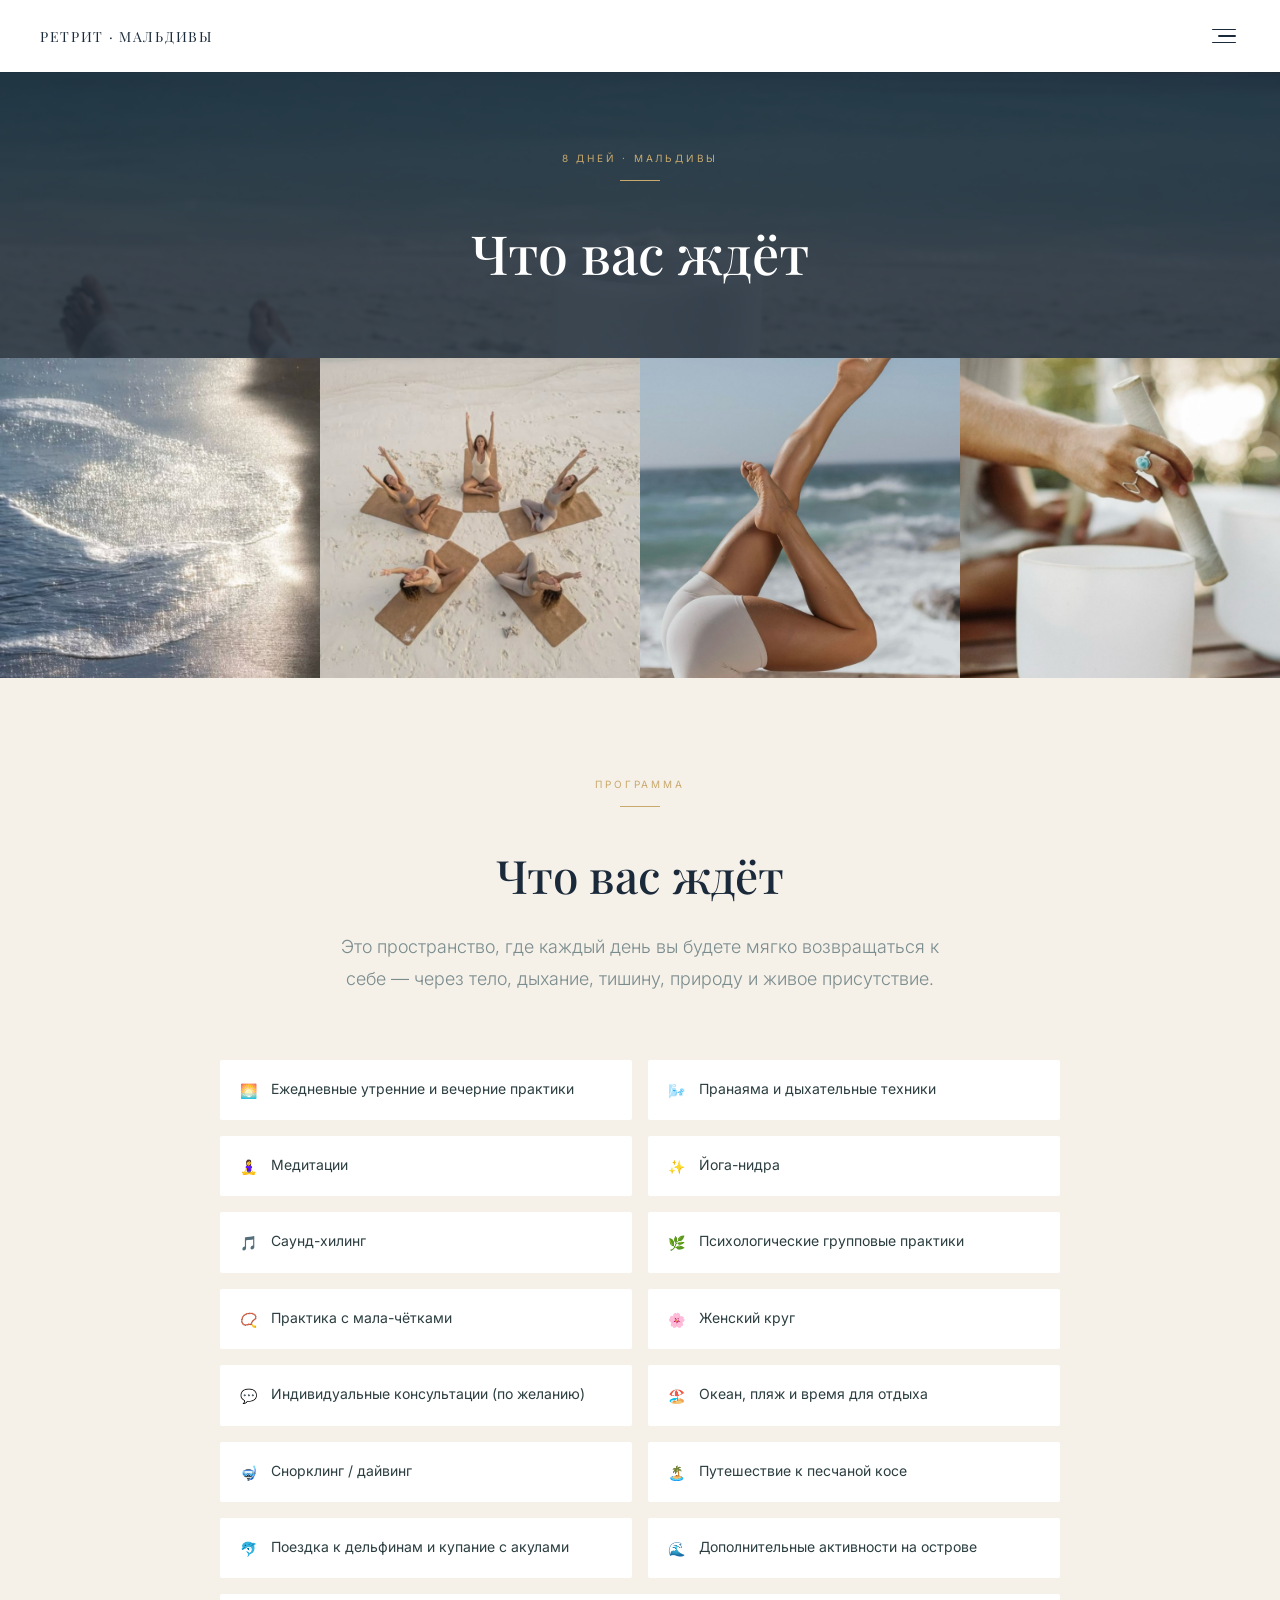
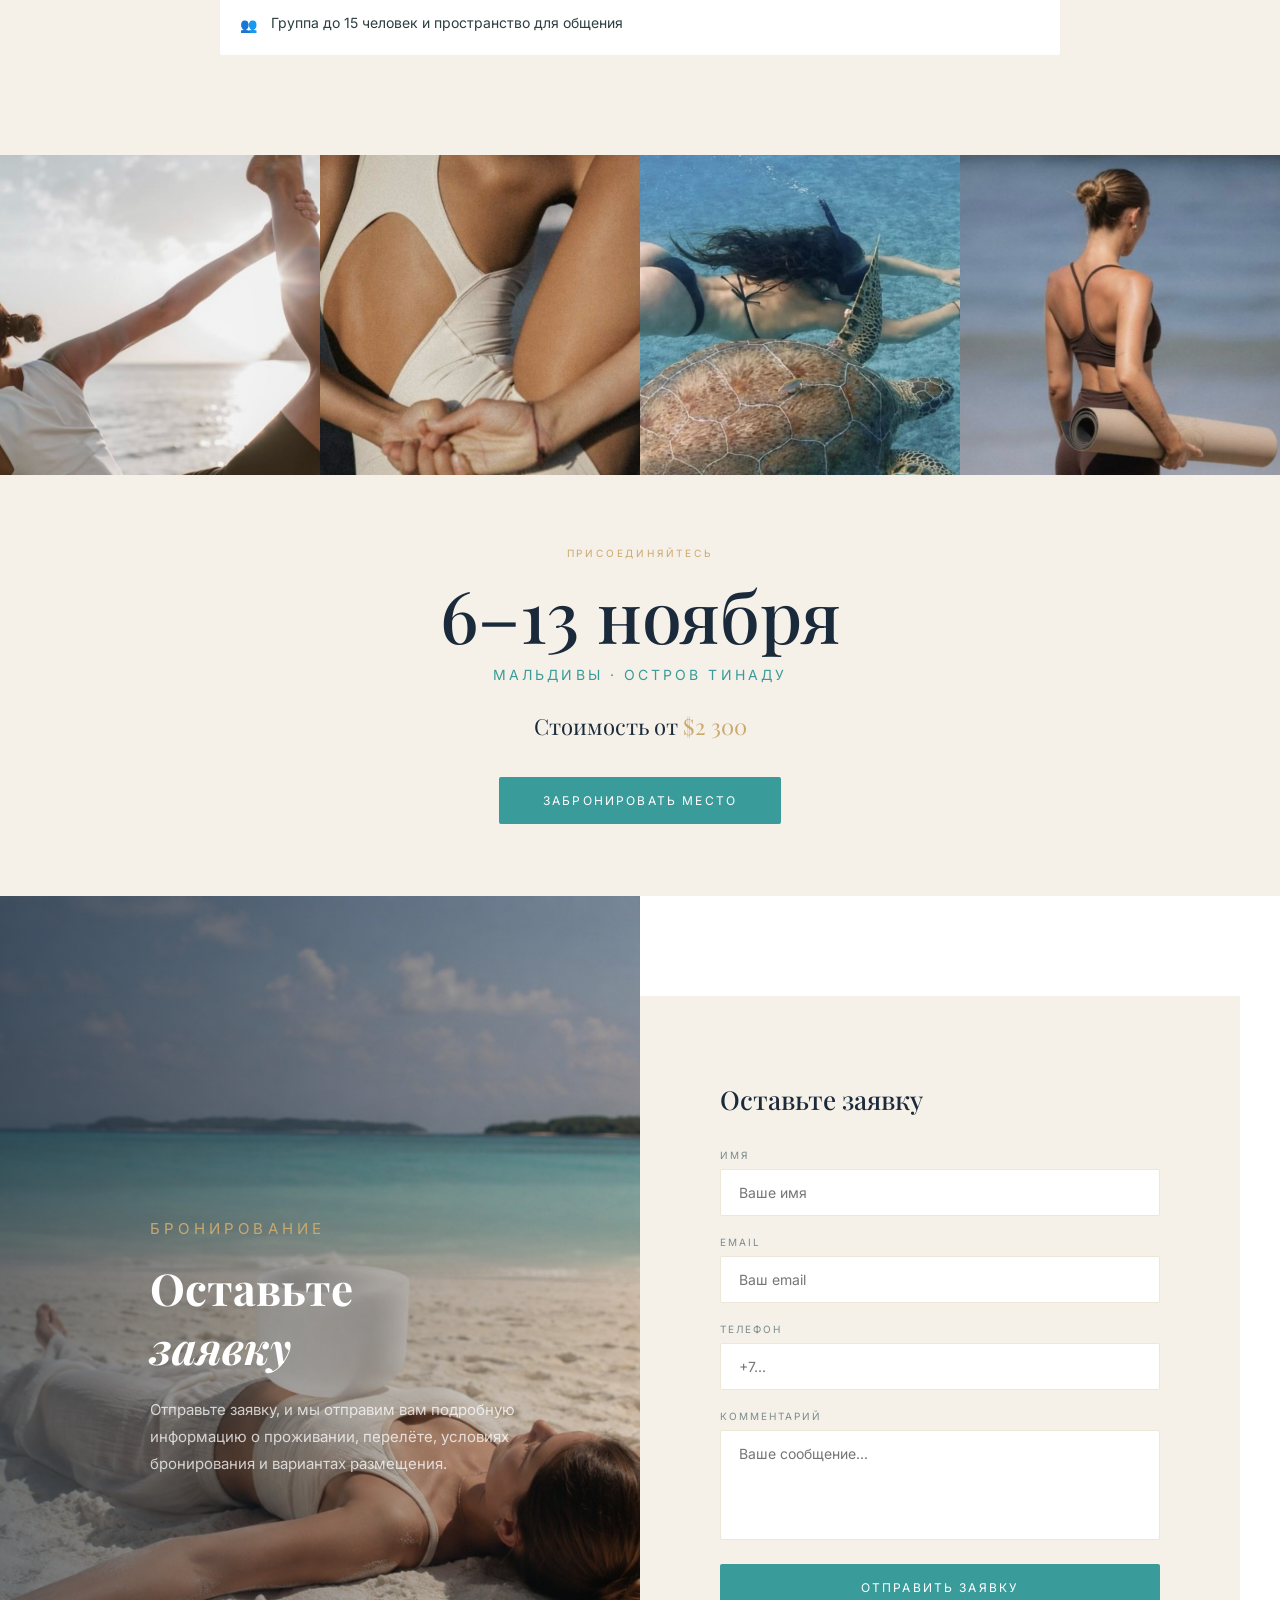
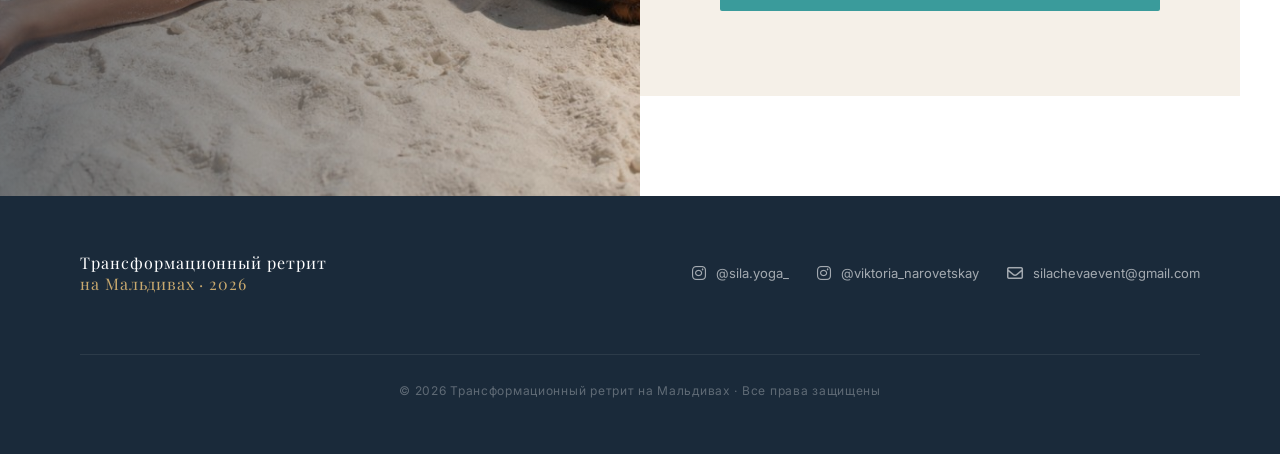
<file: program.html>
<!DOCTYPE html>
<html lang="ru">
<head>
  <meta charset="UTF-8" />
  <meta name="viewport" content="width=device-width, initial-scale=1.0" />
  <title>Программа · Трансформационный ретрит на Мальдивах</title>
  <link rel="preconnect" href="https://fonts.googleapis.com" />
  <link rel="preconnect" href="https://fonts.gstatic.com" crossorigin />
  <link href="https://fonts.googleapis.com/css2?family=Playfair+Display:ital,wght@0,400;0,500;0,600;1,400;1,500&family=Inter:wght@300;400;500;600&display=swap" rel="stylesheet" />
  <link rel="stylesheet" href="https://cdnjs.cloudflare.com/ajax/libs/font-awesome/6.5.0/css/all.min.css" />
  <link rel="stylesheet" href="css/style.css" />
</head>
<body class="inner-page">

  <!-- ══ NAV ══════════════════════════════════════════════ -->
  <nav id="nav">
    <a href="index.html" class="nav-logo">Ретрит · Мальдивы</a>
    <button class="hamburger" id="hamburger" aria-label="Открыть меню">
      <span></span><span></span><span></span>
    </button>
  </nav>

  <!-- ══ MENU OVERLAY ═════════════════════════════════════ -->
  <div class="menu-overlay" id="menu-overlay">
    <div class="menu-backdrop" id="menu-backdrop"></div>
    <div class="menu-panel">
      <p class="menu-eyebrow">Навигация</p>
      <nav class="menu-nav">
        <a href="index.html">Главная</a>
        <a href="concept.html">Концепция</a>
        <a href="program.html">Программа</a>
        <a href="changes.html">Что меняется</a>
        <a href="leaders.html">Ведущие</a>
        <a href="tariffs.html">Тарифы</a>
        <a href="gallery.html">Галерея</a>
        <p class="menu-eyebrow" style="margin-top:20px;">Номера</p>
        <a href="standard.html" class="menu-sub">Standard</a>
        <a href="deluxe.html" class="menu-sub">Deluxe</a>
        <a href="garden.html" class="menu-sub">Garden Villa</a>
        <a href="ocean.html" class="menu-sub">Ocean View</a>
      </nav>
      <div class="menu-footer">
        <a href="https://www.instagram.com/sila.yoga_" target="_blank" rel="noopener"><i class="fa-brands fa-instagram"></i>@sila.yoga_</a>
        <a href="https://www.instagram.com/viktoria_narovetskay" target="_blank" rel="noopener"><i class="fa-brands fa-instagram"></i>@viktoria_narovetskay</a>
        <a href="mailto:silachevaevent@gmail.com"><i class="fa-regular fa-envelope"></i>silachevaevent@gmail.com</a>
      </div>
    </div>
  </div>

  <!-- ══ PAGE HERO ════════════════════════════════════════ -->
  <div class="page-hero">
    <div class="page-hero-inner reveal">
      <p class="section-eyebrow">8 дней · Мальдивы</p>
      <div class="divider"></div>
      <h1>Что вас ждёт</h1>
    </div>
  </div>

  <!-- ══ GALLERY STRIP ════════════════════════════════════ -->
  <div class="gallery-strip">
    <div class="g-item"><img src="images/IMG_1162.png" alt="Йога на пляже" loading="lazy" /></div>
    <div class="g-item"><img src="images/IMG_1163.png" alt="Йога практика" loading="lazy" /></div>
    <div class="g-item"><img src="images/IMG_1160.png" alt="Медитация" loading="lazy" /></div>
    <div class="g-item"><img src="images/IMG_1156.png" alt="Океан" loading="lazy" /></div>
  </div>

  <!-- ══ WHAT AWAITS ═══════════════════════════════════════ -->
  <section class="awaits">
    <div class="container">
      <div class="awaits-header reveal">
        <p class="section-eyebrow">Программа</p>
        <div class="divider"></div>
        <h2 class="section-title">Что вас ждёт</h2>
        <p class="awaits-intro">Это пространство, где каждый день вы будете мягко возвращаться к себе — через тело, дыхание, тишину, природу и живое присутствие.</p>
      </div>
      <div class="awaits-cols">
        <div class="awaits-item reveal reveal-delay-1"><span class="awaits-icon">🌅</span><span>Ежедневные утренние и вечерние практики</span></div>
        <div class="awaits-item reveal reveal-delay-2"><span class="awaits-icon">🌬️</span><span>Пранаяма и дыхательные техники</span></div>
        <div class="awaits-item reveal reveal-delay-1"><span class="awaits-icon">🧘‍♀️</span><span>Медитации</span></div>
        <div class="awaits-item reveal reveal-delay-2"><span class="awaits-icon">✨</span><span>Йога-нидра</span></div>
        <div class="awaits-item reveal reveal-delay-1"><span class="awaits-icon">🎵</span><span>Саунд-хилинг</span></div>
        <div class="awaits-item reveal reveal-delay-2"><span class="awaits-icon">🌿</span><span>Психологические групповые практики</span></div>
        <div class="awaits-item reveal reveal-delay-1"><span class="awaits-icon">📿</span><span>Практика с мала-чётками</span></div>
        <div class="awaits-item reveal reveal-delay-2"><span class="awaits-icon">🌸</span><span>Женский круг</span></div>
        <div class="awaits-item reveal reveal-delay-1"><span class="awaits-icon">💬</span><span>Индивидуальные консультации (по желанию)</span></div>
        <div class="awaits-item reveal reveal-delay-2"><span class="awaits-icon">🏖️</span><span>Океан, пляж и время для отдыха</span></div>
        <div class="awaits-item reveal reveal-delay-1"><span class="awaits-icon">🤿</span><span>Снорклинг / дайвинг</span></div>
        <div class="awaits-item reveal reveal-delay-2"><span class="awaits-icon">🏝️</span><span>Путешествие к песчаной косе</span></div>
        <div class="awaits-item reveal reveal-delay-1"><span class="awaits-icon">🐬</span><span>Поездка к дельфинам и купание с акулами</span></div>
        <div class="awaits-item reveal reveal-delay-2"><span class="awaits-icon">🌊</span><span>Дополнительные активности на острове</span></div>
        <div class="awaits-item reveal reveal-delay-1" style="grid-column:1/-1"><span class="awaits-icon">👥</span><span>Группа до 15 человек и пространство для общения</span></div>
      </div>
    </div>
  </section>

  <!-- ══ GALLERY STRIP 2 ═══════════════════════════════════ -->
  <div class="gallery-strip">
    <div class="g-item"><img src="images/IMG_1159.png" alt="Снорклинг с акулами" loading="lazy" /></div>
    <div class="g-item"><img src="images/IMG_1161.png" alt="Черепаха под водой" loading="lazy" /></div>
    <div class="g-item"><img src="images/IMG_1165.png" alt="Свобода на пляже" loading="lazy" /></div>
    <div class="g-item"><img src="images/IMG_1158.png" alt="Дельфины" loading="lazy" /></div>
  </div>

  <!-- ══ CTA ══════════════════════════════════════════════ -->
  <section class="datebox reveal">
    <div class="container">
      <p class="datebox-eyebrow">Присоединяйтесь</p>
      <div class="datebox-date">6–13 ноября</div>
      <p class="datebox-place">Мальдивы · Остров Тинаду</p>
      <p class="datebox-price">Стоимость от <em>$2 300</em></p>
      <br />
      <a href="index.html#form" class="btn-primary" style="margin-top:16px;">Забронировать место</a>
    </div>
  </section>

  <!-- ══ FOOTER ════════════════════════════════════════════ -->
  <!-- ══ FORM ═════════════════════════════════════════════ -->
  <section class="form-section" id="form">
    <div class="form-bg">
      <img src="images/IMG_1155.png" alt="Мальдивский пляж" loading="lazy" />
    </div>
    <div class="form-content">
      <div class="form-left reveal">
        <div class="form-left-text">
          <p class="section-eyebrow">Бронирование</p>
          <h2>Оставьте<br><em>заявку</em></h2>
          <p style="margin-top:20px;">Отправьте заявку, и мы отправим вам подробную информацию о проживании, перелёте, условиях бронирования и вариантах размещения.</p>
        </div>
      </div>
      <div class="form-right reveal reveal-delay-2">
        <form action="https://api.web3forms.com/submit" method="POST" id="contact-form">
          <input type="hidden" name="access_key" value="fa51c865-944f-4f1e-887d-e54f265080f3" />
          <input type="hidden" name="subject" value="Заявка с ретрита на Мальдивах" />
          <input type="hidden" name="from_name" value="Мальдивский ретрит" />
          <input type="checkbox" name="botcheck" style="display:none;" />

          <p style="font-family:'Playfair Display',serif;font-size:26px;color:var(--navy);margin-bottom:32px;font-weight:500;">Оставьте заявку</p>

          <div class="form-group">
            <label for="name">Имя</label>
            <input type="text" id="name" name="name" placeholder="Ваше имя" required />
          </div>
          <div class="form-group">
            <label for="email">Email</label>
            <input type="email" id="email" name="email" placeholder="Ваш email" required />
          </div>
          <div class="form-group">
            <label for="phone">Телефон</label>
            <input type="tel" id="phone" name="phone" placeholder="+7..." />
          </div>
          <div class="form-group">
            <label for="comment">Комментарий</label>
            <textarea id="comment" name="message" rows="3" placeholder="Ваше сообщение..."></textarea>
          </div>
          <button type="submit" class="btn-submit">Отправить заявку</button>
          <div class="form-success" id="form-success">
            ✓ &nbsp;Заявка отправлена! Мы свяжемся с вами.
          </div>
        </form>
      </div>
    </div>
  </section>

  <footer>
    <div class="footer-inner">
      <div class="footer-logo">Трансформационный ретрит<br><span>на Мальдивах · 2026</span></div>
      <div class="footer-links">
        <a href="https://www.instagram.com/sila.yoga_" class="footer-link" target="_blank" rel="noopener">
          <i class="fa-brands fa-instagram"></i><span>@sila.yoga_</span>
        </a>
        <a href="https://www.instagram.com/viktoria_narovetskay" class="footer-link" target="_blank" rel="noopener">
          <i class="fa-brands fa-instagram"></i><span>@viktoria_narovetskay</span>
        </a>
        <a href="mailto:silachevaevent@gmail.com" class="footer-link">
          <i class="fa-regular fa-envelope"></i><span>silachevaevent@gmail.com</span>
        </a>
      </div>
      <p class="footer-copy">© 2026 Трансформационный ретрит на Мальдивах · Все права защищены</p>
    </div>
  </footer>

  <script src="js/script.js"></script>
</body>
</html>
</file>
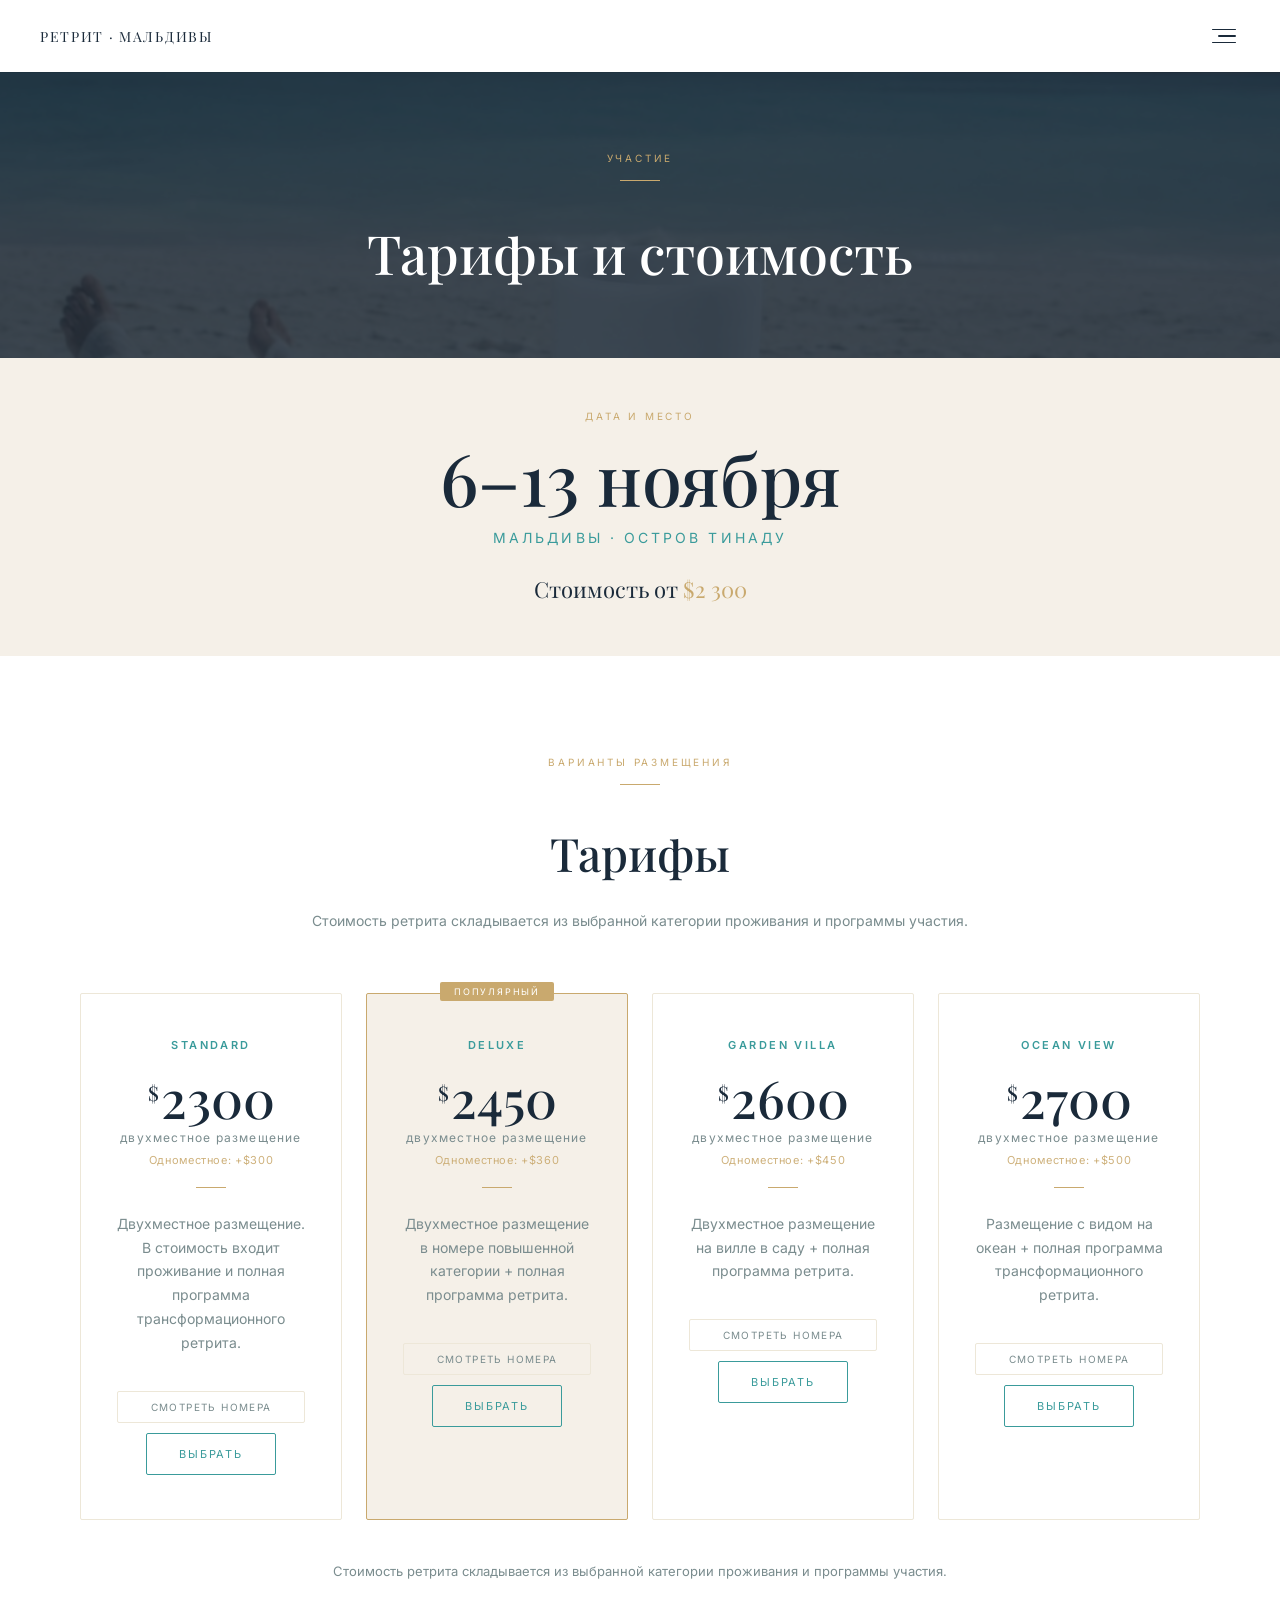
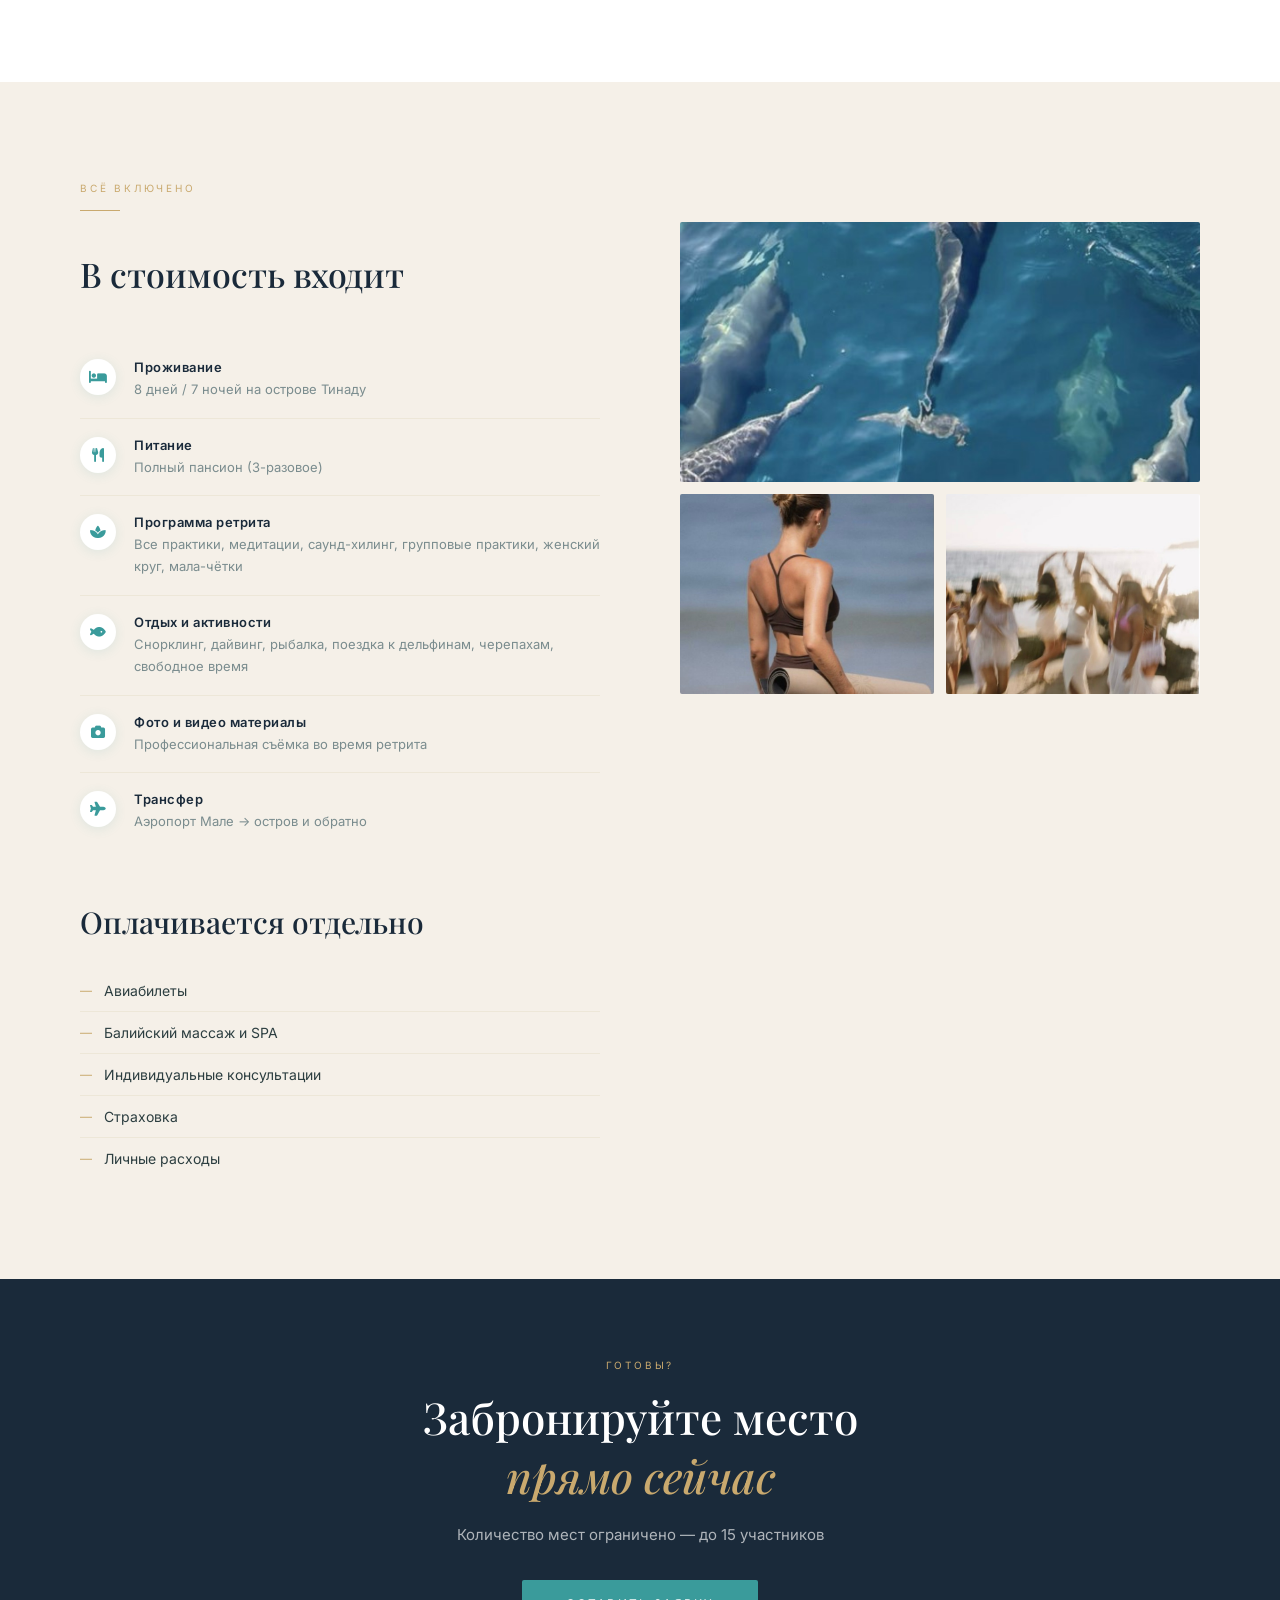
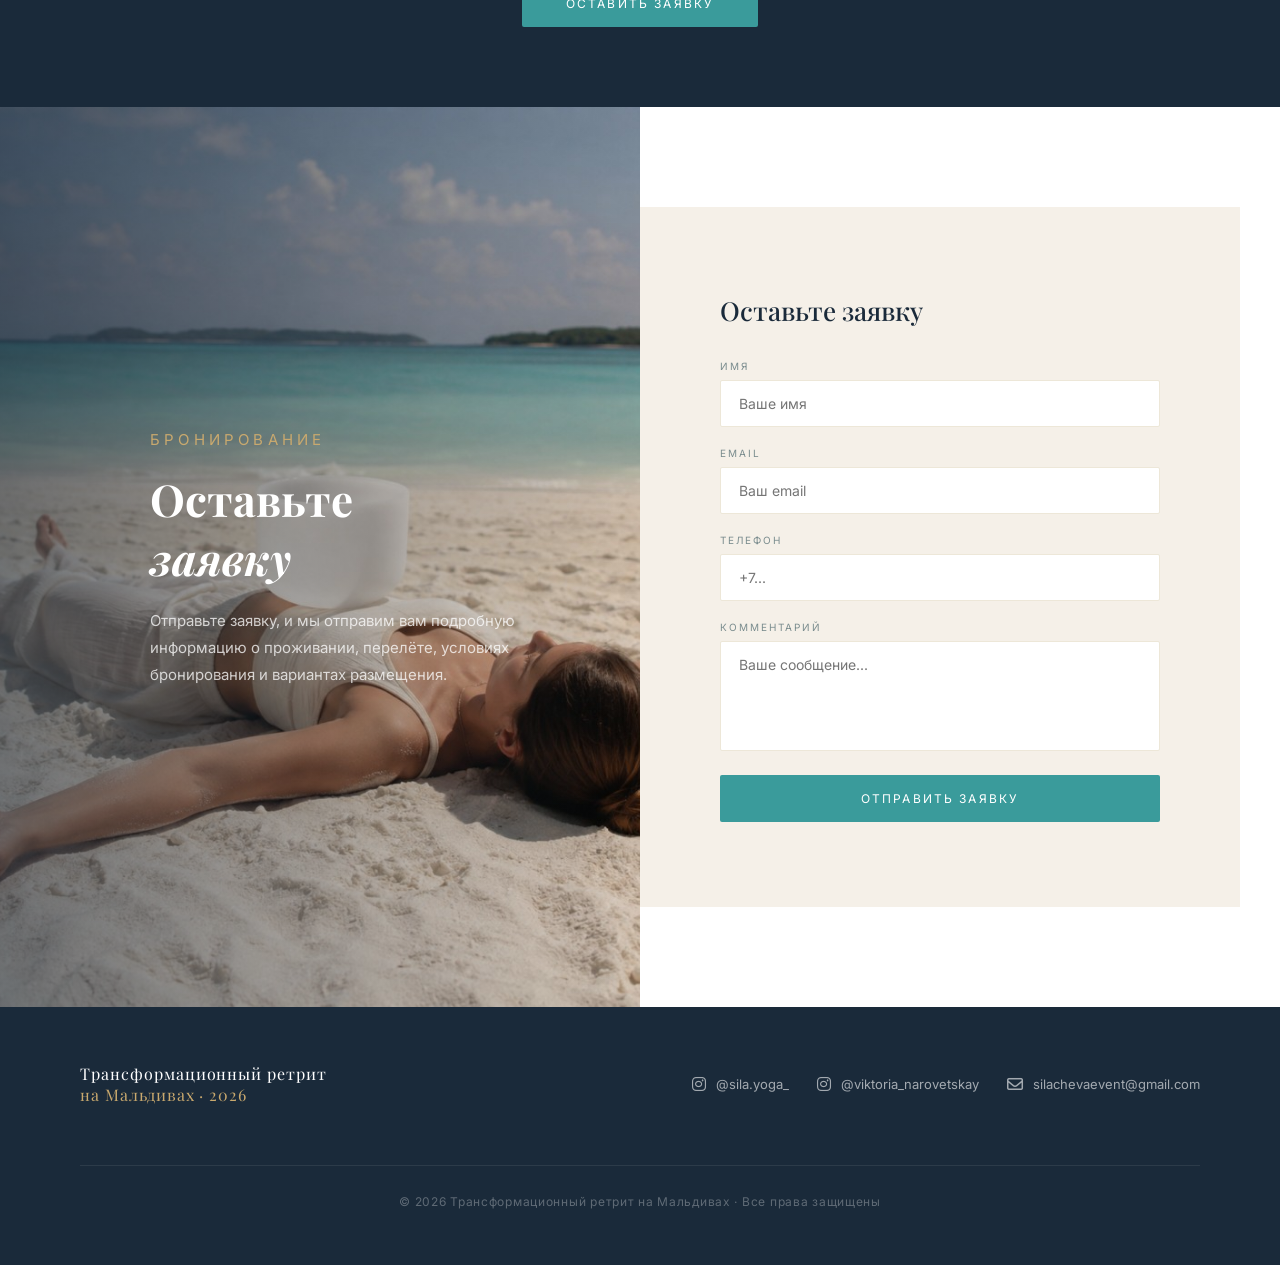
<file: tariffs.html>
<!DOCTYPE html>
<html lang="ru">
<head>
  <meta charset="UTF-8" />
  <meta name="viewport" content="width=device-width, initial-scale=1.0" />
  <title>Тарифы · Трансформационный ретрит на Мальдивах</title>
  <link rel="preconnect" href="https://fonts.googleapis.com" />
  <link rel="preconnect" href="https://fonts.gstatic.com" crossorigin />
  <link href="https://fonts.googleapis.com/css2?family=Playfair+Display:ital,wght@0,400;0,500;0,600;1,400;1,500&family=Inter:wght@300;400;500;600&display=swap" rel="stylesheet" />
  <link rel="stylesheet" href="https://cdnjs.cloudflare.com/ajax/libs/font-awesome/6.5.0/css/all.min.css" />
  <link rel="stylesheet" href="css/style.css" />
</head>
<body class="inner-page">

  <!-- ══ NAV ══════════════════════════════════════════════ -->
  <nav id="nav">
    <a href="index.html" class="nav-logo">Ретрит · Мальдивы</a>
    <button class="hamburger" id="hamburger" aria-label="Открыть меню">
      <span></span><span></span><span></span>
    </button>
  </nav>

  <!-- ══ MENU OVERLAY ═════════════════════════════════════ -->
  <div class="menu-overlay" id="menu-overlay">
    <div class="menu-backdrop" id="menu-backdrop"></div>
    <div class="menu-panel">
      <p class="menu-eyebrow">Навигация</p>
      <nav class="menu-nav">
        <a href="index.html">Главная</a>
        <a href="concept.html">Концепция</a>
        <a href="program.html">Программа</a>
        <a href="changes.html">Что меняется</a>
        <a href="leaders.html">Ведущие</a>
        <a href="tariffs.html">Тарифы</a>
        <a href="gallery.html">Галерея</a>
        <p class="menu-eyebrow" style="margin-top:20px;">Номера</p>
        <a href="standard.html" class="menu-sub">Standard</a>
        <a href="deluxe.html" class="menu-sub">Deluxe</a>
        <a href="garden.html" class="menu-sub">Garden Villa</a>
        <a href="ocean.html" class="menu-sub">Ocean View</a>
      </nav>
      <div class="menu-footer">
        <a href="https://www.instagram.com/sila.yoga_" target="_blank" rel="noopener"><i class="fa-brands fa-instagram"></i>@sila.yoga_</a>
        <a href="https://www.instagram.com/viktoria_narovetskay" target="_blank" rel="noopener"><i class="fa-brands fa-instagram"></i>@viktoria_narovetskay</a>
        <a href="mailto:silachevaevent@gmail.com"><i class="fa-regular fa-envelope"></i>silachevaevent@gmail.com</a>
      </div>
    </div>
  </div>

  <!-- ══ PAGE HERO ════════════════════════════════════════ -->
  <div class="page-hero">
    <div class="page-hero-inner reveal">
      <p class="section-eyebrow">Участие</p>
      <div class="divider"></div>
      <h1>Тарифы и стоимость</h1>
    </div>
  </div>

  <!-- ══ DATE BOX ══════════════════════════════════════════ -->
  <section class="datebox" style="padding:52px 40px;">
    <div class="container reveal">
      <p class="datebox-eyebrow">Дата и место</p>
      <div class="datebox-date">6–13 ноября</div>
      <p class="datebox-place">Мальдивы · Остров Тинаду</p>
      <p class="datebox-price">Стоимость от <em>$2 300</em></p>
    </div>
  </section>

  <!-- ══ RATES ════════════════════════════════════════════ -->
  <section class="rates" id="rates">
    <div class="container">
      <div class="rates-header reveal">
        <p class="section-eyebrow">Варианты размещения</p>
        <div class="divider"></div>
        <h2 class="section-title">Тарифы</h2>
        <p style="font-size:14px;color:var(--muted);line-height:1.7;">Стоимость ретрита складывается из выбранной категории проживания и программы участия.</p>
      </div>
      <div class="rates-grid">
        <div class="rate-card reveal reveal-delay-1">
          <p class="rate-name">Standard</p>
          <div class="rate-price"><span class="rate-currency">$</span>2300</div>
          <p class="rate-per">двухместное размещение</p>
          <p class="single-supplement">Одноместное: +$300</p>
          <div class="rate-divider"></div>
          <p class="rate-desc">Двухместное размещение. В стоимость входит проживание и полная программа трансформационного ретрита.</p>
          <a href="standard.html" class="btn-rooms">Смотреть номера</a>
          <a href="index.html#form" class="btn-outline">Выбрать</a>
        </div>
        <div class="rate-card featured reveal reveal-delay-2">
          <div class="rate-badge">Популярный</div>
          <p class="rate-name">Deluxe</p>
          <div class="rate-price"><span class="rate-currency">$</span>2450</div>
          <p class="rate-per">двухместное размещение</p>
          <p class="single-supplement">Одноместное: +$360</p>
          <div class="rate-divider"></div>
          <p class="rate-desc">Двухместное размещение в номере повышенной категории + полная программа ретрита.</p>
          <a href="deluxe.html" class="btn-rooms">Смотреть номера</a>
          <a href="index.html#form" class="btn-outline">Выбрать</a>
        </div>
        <div class="rate-card reveal reveal-delay-3">
          <p class="rate-name">Garden Villa</p>
          <div class="rate-price"><span class="rate-currency">$</span>2600</div>
          <p class="rate-per">двухместное размещение</p>
          <p class="single-supplement">Одноместное: +$450</p>
          <div class="rate-divider"></div>
          <p class="rate-desc">Двухместное размещение на вилле в саду + полная программа ретрита.</p>
          <a href="garden.html" class="btn-rooms">Смотреть номера</a>
          <a href="index.html#form" class="btn-outline">Выбрать</a>
        </div>
        <div class="rate-card reveal reveal-delay-4">
          <p class="rate-name">Ocean View</p>
          <div class="rate-price"><span class="rate-currency">$</span>2700</div>
          <p class="rate-per">двухместное размещение</p>
          <p class="single-supplement">Одноместное: +$500</p>
          <div class="rate-divider"></div>
          <p class="rate-desc">Размещение с видом на океан + полная программа трансформационного ретрита.</p>
          <a href="ocean.html" class="btn-rooms">Смотреть номера</a>
          <a href="index.html#form" class="btn-outline">Выбрать</a>
        </div>
      </div>
      <p class="rates-note reveal">Стоимость ретрита складывается из выбранной категории проживания и программы участия.</p>
    </div>
  </section>

  <!-- ══ INCLUDED ══════════════════════════════════════════ -->
  <!--
    IMAGES:
    images/IMG_1166.png — группа йоги на пляже вид сверху
    images/IMG_1158.png — дельфины
    images/IMG_1164.png — медитация руки
  -->
  <section class="included">
    <div class="container">
      <div class="included-grid">
        <div>
          <div class="reveal">
            <p class="section-eyebrow">Всё включено</p>
            <div class="divider-left"></div>
            <h3 style="font-size:clamp(24px,3vw,34px);color:var(--navy);margin-bottom:44px;font-weight:500;">В стоимость входит</h3>
          </div>
          <ul class="included-list">
            <li class="reveal reveal-delay-1">
              <div class="inc-icon"><i class="fa-solid fa-bed"></i></div>
              <div class="inc-text"><strong>Проживание</strong><span>8 дней / 7 ночей на острове Тинаду</span></div>
            </li>
            <li class="reveal reveal-delay-2">
              <div class="inc-icon"><i class="fa-solid fa-utensils"></i></div>
              <div class="inc-text"><strong>Питание</strong><span>Полный пансион (3-разовое)</span></div>
            </li>
            <li class="reveal reveal-delay-3">
              <div class="inc-icon"><i class="fa-solid fa-spa"></i></div>
              <div class="inc-text"><strong>Программа ретрита</strong><span>Все практики, медитации, саунд-хилинг, групповые практики, женский круг, мала-чётки</span></div>
            </li>
            <li class="reveal reveal-delay-1">
              <div class="inc-icon"><i class="fa-solid fa-fish"></i></div>
              <div class="inc-text"><strong>Отдых и активности</strong><span>Снорклинг, дайвинг, рыбалка, поездка к дельфинам, черепахам, свободное время</span></div>
            </li>
            <li class="reveal reveal-delay-2">
              <div class="inc-icon"><i class="fa-solid fa-camera"></i></div>
              <div class="inc-text"><strong>Фото и видео материалы</strong><span>Профессиональная съёмка во время ретрита</span></div>
            </li>
            <li class="reveal reveal-delay-3">
              <div class="inc-icon"><i class="fa-solid fa-plane"></i></div>
              <div class="inc-text"><strong>Трансфер</strong><span>Аэропорт Мале → остров и обратно</span></div>
            </li>
          </ul>

          <div style="margin-top:52px;" class="reveal">
            <h3 style="font-size:clamp(22px,2.5vw,30px);color:var(--navy);margin-bottom:28px;font-weight:500;">Оплачивается отдельно</h3>
          </div>
          <ul class="not-included-list">
            <li class="reveal reveal-delay-1">Авиабилеты</li>
            <li class="reveal reveal-delay-2">Балийский массаж и SPA</li>
            <li class="reveal reveal-delay-3">Индивидуальные консультации</li>
            <li class="reveal reveal-delay-1">Страховка</li>
            <li class="reveal reveal-delay-2">Личные расходы</li>
          </ul>
        </div>

        <!-- Visual collage -->
        <div class="reveal reveal-delay-3">
          <div class="included-images">
            <!-- IMAGE FILE: images/IMG_1166.png -->
            <div class="i-img"><img src="images/IMG_1166.png" alt="Йога группа на пляже" loading="lazy" /></div>
            <!-- IMAGE FILE: images/IMG_1158.png -->
            <div class="i-img"><img src="images/IMG_1158.png" alt="Дельфины" loading="lazy" /></div>
            <!-- IMAGE FILE: images/IMG_1164.png -->
            <div class="i-img"><img src="images/IMG_1164.png" alt="Медитация" loading="lazy" /></div>
          </div>
        </div>
      </div>
    </div>
  </section>

  <!-- ══ CTA ══════════════════════════════════════════════ -->
  <section style="background:var(--navy);padding:80px 40px;text-align:center;" class="reveal">
    <div class="container">
      <p style="font-size:10px;letter-spacing:0.28em;text-transform:uppercase;color:var(--gold);margin-bottom:16px;">Готовы?</p>
      <h2 style="font-size:clamp(28px,4vw,44px);color:var(--white);font-weight:500;margin-bottom:20px;">Забронируйте место<br><em style="color:var(--gold)">прямо сейчас</em></h2>
      <p style="font-size:15px;color:rgba(255,255,255,0.65);margin-bottom:36px;">Количество мест ограничено — до 15 участников</p>
      <a href="index.html#form" class="btn-primary">Оставить заявку</a>
    </div>
  </section>

  <!-- ══ FOOTER ════════════════════════════════════════════ -->
  <!-- ══ FORM ═════════════════════════════════════════════ -->
  <section class="form-section" id="form">
    <div class="form-bg">
      <img src="images/IMG_1155.png" alt="Мальдивский пляж" loading="lazy" />
    </div>
    <div class="form-content">
      <div class="form-left reveal">
        <div class="form-left-text">
          <p class="section-eyebrow">Бронирование</p>
          <h2>Оставьте<br><em>заявку</em></h2>
          <p style="margin-top:20px;">Отправьте заявку, и мы отправим вам подробную информацию о проживании, перелёте, условиях бронирования и вариантах размещения.</p>
        </div>
      </div>
      <div class="form-right reveal reveal-delay-2">
        <form action="https://api.web3forms.com/submit" method="POST" id="contact-form">
          <input type="hidden" name="access_key" value="fa51c865-944f-4f1e-887d-e54f265080f3" />
          <input type="hidden" name="subject" value="Заявка с ретрита на Мальдивах" />
          <input type="hidden" name="from_name" value="Мальдивский ретрит" />
          <input type="checkbox" name="botcheck" style="display:none;" />

          <p style="font-family:'Playfair Display',serif;font-size:26px;color:var(--navy);margin-bottom:32px;font-weight:500;">Оставьте заявку</p>

          <div class="form-group">
            <label for="name">Имя</label>
            <input type="text" id="name" name="name" placeholder="Ваше имя" required />
          </div>
          <div class="form-group">
            <label for="email">Email</label>
            <input type="email" id="email" name="email" placeholder="Ваш email" required />
          </div>
          <div class="form-group">
            <label for="phone">Телефон</label>
            <input type="tel" id="phone" name="phone" placeholder="+7..." />
          </div>
          <div class="form-group">
            <label for="comment">Комментарий</label>
            <textarea id="comment" name="message" rows="3" placeholder="Ваше сообщение..."></textarea>
          </div>
          <button type="submit" class="btn-submit">Отправить заявку</button>
          <div class="form-success" id="form-success">
            ✓ &nbsp;Заявка отправлена! Мы свяжемся с вами.
          </div>
        </form>
      </div>
    </div>
  </section>

  <footer>
    <div class="footer-inner">
      <div class="footer-logo">Трансформационный ретрит<br><span>на Мальдивах · 2026</span></div>
      <div class="footer-links">
        <a href="https://www.instagram.com/sila.yoga_" class="footer-link" target="_blank" rel="noopener">
          <i class="fa-brands fa-instagram"></i><span>@sila.yoga_</span>
        </a>
        <a href="https://www.instagram.com/viktoria_narovetskay" class="footer-link" target="_blank" rel="noopener">
          <i class="fa-brands fa-instagram"></i><span>@viktoria_narovetskay</span>
        </a>
        <a href="mailto:silachevaevent@gmail.com" class="footer-link">
          <i class="fa-regular fa-envelope"></i><span>silachevaevent@gmail.com</span>
        </a>
      </div>
      <p class="footer-copy">© 2026 Трансформационный ретрит на Мальдивах · Все права защищены</p>
    </div>
  </footer>

  <script src="js/script.js"></script>
</body>
</html>
</file>
<file: css/style.css>
/* ═══════════════════════════════════════════════════════════
   ТРАНСФОРМАЦИОННЫЙ РЕТРИТ НА МАЛЬДИВАХ — ОБЩИЕ СТИЛИ
   ═══════════════════════════════════════════════════════════ */

/* ─── RESET & BASE ──────────────────────────────────────── */
*, *::before, *::after { box-sizing: border-box; margin: 0; padding: 0; }

:root {
  --white:  #FFFFFF;
  --sand:   #F5F0E8;
  --sand2:  #EDE7D8;
  --teal:   #3A9B9B;
  --teal-l: #4AACAC;
  --gold:   #C9A96E;
  --navy:   #1A2A3A;
  --text:   #2C3E40;
  --muted:  #7A8C8E;
  --trans:  0.6s cubic-bezier(0.16, 1, 0.3, 1);
}

html { scroll-behavior: smooth; }

body {
  font-family: 'Inter', sans-serif;
  color: var(--text);
  background: var(--white);
  -webkit-font-smoothing: antialiased;
  overflow-x: hidden;
}

/* Inner pages need top padding since nav is fixed */
body.inner-page { padding-top: 72px; }

h1, h2, h3, h4 { font-family: 'Playfair Display', serif; }
img { display: block; width: 100%; height: 100%; object-fit: cover; }
a { color: inherit; text-decoration: none; }

/* ─── SCROLL ANIMATIONS ─────────────────────────────────── */
.reveal {
  opacity: 0;
  transform: translateY(36px);
  transition: opacity var(--trans), transform var(--trans);
}
.reveal.visible { opacity: 1; transform: translateY(0); }
.reveal-delay-1 { transition-delay: 0.1s; }
.reveal-delay-2 { transition-delay: 0.2s; }
.reveal-delay-3 { transition-delay: 0.3s; }
.reveal-delay-4 { transition-delay: 0.4s; }
.reveal-delay-5 { transition-delay: 0.5s; }

/* ─── NAV ───────────────────────────────────────────────── */
nav {
  position: fixed;
  top: 0; left: 0; right: 0;
  z-index: 200;
  padding: 18px 40px;
  display: flex;
  align-items: center;
  justify-content: space-between;
  background: rgba(255,255,255,0.96);
  backdrop-filter: blur(12px);
  box-shadow: 0 1px 0 rgba(0,0,0,0.07);
  transition: padding 0.4s, background 0.4s, box-shadow 0.4s;
}

/* Hero variant — transparent until scrolled */
nav.nav--hero {
  background: transparent;
  box-shadow: none;
}
nav.nav--hero.scrolled {
  background: rgba(255,255,255,0.96);
  box-shadow: 0 1px 0 rgba(0,0,0,0.07);
  padding: 14px 40px;
}

.nav-logo {
  font-family: 'Playfair Display', serif;
  font-size: 14px;
  letter-spacing: 0.12em;
  text-transform: uppercase;
  color: var(--navy);
  transition: color 0.4s;
}
nav.nav--hero .nav-logo { color: var(--white); }
nav.nav--hero.scrolled .nav-logo { color: var(--navy); }

/* ─── HAMBURGER BUTTON ──────────────────────────────────── */
.hamburger {
  width: 36px;
  height: 36px;
  background: none;
  border: none;
  cursor: pointer;
  display: flex;
  flex-direction: column;
  justify-content: center;
  align-items: flex-end;
  gap: 5px;
  padding: 4px;
}
.hamburger span {
  display: block;
  height: 1.5px;
  background: var(--navy);
  border-radius: 2px;
  transition: width 0.3s, transform 0.35s, opacity 0.3s, background 0.4s;
}
.hamburger span:nth-child(1) { width: 24px; }
.hamburger span:nth-child(2) { width: 18px; }
.hamburger span:nth-child(3) { width: 24px; }
.hamburger:hover span { width: 24px !important; }

nav.nav--hero .hamburger span { background: var(--white); }
nav.nav--hero.scrolled .hamburger span { background: var(--navy); }

.hamburger.open span:nth-child(1) { transform: translateY(6.5px) rotate(45deg); width: 22px; }
.hamburger.open span:nth-child(2) { opacity: 0; width: 0; }
.hamburger.open span:nth-child(3) { transform: translateY(-6.5px) rotate(-45deg); width: 22px; }

/* ─── MENU OVERLAY ──────────────────────────────────────── */
.menu-overlay {
  position: fixed;
  inset: 0;
  z-index: 190;
  display: flex;
  pointer-events: none;
}
.menu-backdrop {
  flex: 1;
  background: rgba(26,42,58,0);
  transition: background 0.4s;
  cursor: pointer;
}
.menu-panel {
  width: min(340px, 88vw);
  background: var(--white);
  padding: 100px 48px 60px;
  display: flex;
  flex-direction: column;
  transform: translateX(100%);
  transition: transform 0.45s cubic-bezier(0.16, 1, 0.3, 1);
  box-shadow: -8px 0 40px rgba(26,42,58,0);
}

.menu-overlay.open { pointer-events: all; }
.menu-overlay.open .menu-backdrop { background: rgba(26,42,58,0.45); }
.menu-overlay.open .menu-panel {
  transform: translateX(0);
  box-shadow: -8px 0 40px rgba(26,42,58,0.15);
}

.menu-eyebrow {
  font-size: 9px;
  letter-spacing: 0.3em;
  text-transform: uppercase;
  color: var(--gold);
  margin-bottom: 36px;
}
.menu-nav {
  display: flex;
  flex-direction: column;
  gap: 0;
  flex: 1;
}
.menu-nav a {
  font-family: 'Playfair Display', serif;
  font-size: clamp(22px, 4vw, 30px);
  font-weight: 500;
  color: var(--navy);
  padding: 14px 0;
  border-bottom: 1px solid var(--sand2);
  display: flex;
  align-items: center;
  justify-content: space-between;
  transition: color 0.3s, padding-left 0.3s;
}
.menu-nav a:last-child { border-bottom: none; }
.menu-nav a::after {
  content: '→';
  font-size: 16px;
  opacity: 0;
  transform: translateX(-8px);
  transition: opacity 0.3s, transform 0.3s;
}
.menu-nav a:hover { color: var(--teal); padding-left: 6px; }
.menu-nav a:hover::after { opacity: 1; transform: translateX(0); }
.menu-nav a.active { color: var(--teal); }
.menu-nav a.menu-sub {
  font-size: clamp(15px, 2.5vw, 18px);
  padding: 9px 0 9px 16px;
  color: var(--muted);
  border-bottom: 1px solid var(--sand2);
}
.menu-nav a.menu-sub:hover { color: var(--teal); padding-left: 22px; }
.menu-nav .menu-eyebrow {
  font-family: 'Inter', sans-serif;
  font-size: 10px;
  letter-spacing: 0.2em;
  text-transform: uppercase;
  color: var(--muted);
  padding: 0;
  border-bottom: none;
  pointer-events: none;
}
.menu-nav .menu-eyebrow::after { display: none; }

.btn-rooms {
  display: inline-block;
  padding: 9px 20px;
  border: 1px solid var(--sand2);
  color: var(--muted);
  font-family: 'Inter', sans-serif;
  font-size: 10px;
  letter-spacing: 0.14em;
  text-transform: uppercase;
  text-decoration: none;
  border-radius: 2px;
  margin-bottom: 10px;
  transition: background 0.3s, color 0.3s, border-color 0.3s;
  display: block;
  text-align: center;
}
.btn-rooms:hover { background: var(--sand); color: var(--navy); border-color: var(--sand); }

.menu-footer {
  margin-top: 40px;
  padding-top: 28px;
  border-top: 1px solid var(--sand2);
  display: flex;
  flex-direction: column;
  gap: 12px;
}
.menu-footer a {
  display: flex;
  align-items: center;
  gap: 10px;
  font-size: 13px;
  color: var(--muted);
  transition: color 0.3s;
}
.menu-footer a:hover { color: var(--teal); }
.menu-footer a i { font-size: 15px; }

/* ─── SECTION UTILITIES ─────────────────────────────────── */
section { padding: 100px 40px; }
.container { max-width: 1120px; margin: 0 auto; }
.section-eyebrow {
  font-size: 10px;
  letter-spacing: 0.28em;
  text-transform: uppercase;
  color: var(--gold);
  margin-bottom: 16px;
}
.section-title {
  font-size: clamp(28px, 4vw, 46px);
  font-weight: 500;
  color: var(--navy);
  line-height: 1.22;
  margin-bottom: 28px;
}
.divider       { width: 40px; height: 1px; background: var(--gold); margin: 0 auto 40px; }
.divider-left  { width: 40px; height: 1px; background: var(--gold); margin: 0 0 40px; }

/* ─── BUTTONS ───────────────────────────────────────────── */
.btn-primary {
  display: inline-block;
  padding: 16px 44px;
  background: var(--teal);
  color: var(--white);
  font-size: 12px;
  letter-spacing: 0.18em;
  text-transform: uppercase;
  border-radius: 2px;
  transition: background 0.3s, transform 0.3s;
}
.btn-primary:hover { background: var(--teal-l); transform: translateY(-2px); }

.btn-outline {
  display: inline-block;
  padding: 13px 32px;
  border: 1px solid var(--teal);
  color: var(--teal);
  font-size: 11px;
  letter-spacing: 0.16em;
  text-transform: uppercase;
  border-radius: 2px;
  transition: all 0.3s;
}
.btn-outline:hover { background: var(--teal); color: var(--white); }

/* ─── PAGE HERO (inner pages) ───────────────────────────── */
.page-hero {
  background: var(--navy);
  padding: 80px 40px 72px;
  text-align: center;
  position: relative;
  overflow: hidden;
}
.page-hero::before {
  content: '';
  position: absolute;
  inset: 0;
  background: url('../images/IMG_1155.png') center 35%/cover no-repeat;
  opacity: 0.18;
}
.page-hero-inner { position: relative; z-index: 1; }
.page-hero .section-eyebrow { color: var(--gold); }
.page-hero h1 {
  font-size: clamp(32px, 5vw, 54px);
  color: var(--white);
  font-weight: 500;
  line-height: 1.2;
}

/* ─── HERO (index only) ─────────────────────────────────── */
.hero {
  position: relative;
  height: 100svh;
  min-height: 640px;
  display: flex;
  align-items: center;
  justify-content: center;
  text-align: center;
  overflow: hidden;
}
.hero-bg { position: absolute; inset: 0; }
.hero-bg img { object-position: center 30%; }
.hero-overlay {
  position: absolute;
  inset: 0;
  background: linear-gradient(
    to bottom,
    rgba(26,42,58,0.42) 0%,
    rgba(26,42,58,0.28) 50%,
    rgba(26,42,58,0.55) 100%
  );
}
.hero-content { position: relative; z-index: 1; padding: 0 24px; max-width: 860px; }
.hero-eyebrow {
  font-size: 11px;
  letter-spacing: 0.22em;
  text-transform: uppercase;
  color: var(--gold);
  margin-bottom: 18px;
  opacity: 0;
  animation: fadeUp 1s 0.3s forwards;
}
.hero-title {
  font-size: clamp(28px, 4.8vw, 56px);
  font-weight: 500;
  color: var(--white);
  line-height: 1.2;
  margin-bottom: 28px;
  opacity: 0;
  animation: fadeUp 1s 0.5s forwards;
}
.hero-title em { font-style: italic; color: var(--gold); }
.hero-subtitle {
  font-size: clamp(16px, 2.2vw, 22px);
  color: rgba(255,255,255,0.88);
  font-weight: 300;
  line-height: 1.55;
  margin-bottom: 24px;
  opacity: 0;
  animation: fadeUp 1s 0.7s forwards;
}
.hero-date {
  font-size: 12px;
  letter-spacing: 0.2em;
  color: var(--gold);
  text-transform: uppercase;
  margin-bottom: 12px;
  opacity: 0;
  animation: fadeUp 1s 0.85s forwards;
}
.hero-tags {
  font-size: 12px;
  color: rgba(255,255,255,0.6);
  letter-spacing: 0.08em;
  margin-bottom: 24px;
  opacity: 0;
  animation: fadeUp 1s 1s forwards;
}
.hero-tags span { margin: 0 2px; }
.hero-price {
  font-family: 'Inter', sans-serif;
  font-size: clamp(15px, 2vw, 18px);
  color: rgba(255,255,255,0.75);
  letter-spacing: 0.06em;
  margin-bottom: 36px;
  opacity: 0;
  animation: fadeUp 1s 1.1s forwards;
}
.hero-price em {
  font-style: normal;
  font-size: clamp(22px, 3vw, 30px);
  font-weight: 600;
  color: var(--gold);
  margin-left: 4px;
}
.hero-content .btn-primary { opacity: 0; animation: fadeUp 1s 1.25s forwards; }
.hero-scroll {
  position: absolute;
  bottom: 32px;
  left: 50%;
  transform: translateX(-50%);
  display: flex;
  flex-direction: column;
  align-items: center;
  gap: 8px;
  opacity: 0;
  animation: fadeIn 1s 1.8s forwards;
}
.hero-scroll span {
  font-size: 9px;
  letter-spacing: 0.22em;
  text-transform: uppercase;
  color: rgba(255,255,255,0.5);
}
.scroll-line {
  width: 1px;
  height: 48px;
  background: linear-gradient(to bottom, rgba(255,255,255,0.5), transparent);
  animation: scrollPulse 2.2s ease-in-out infinite;
}

@keyframes fadeUp {
  from { opacity: 0; transform: translateY(22px); }
  to   { opacity: 1; transform: translateY(0); }
}
@keyframes fadeIn {
  from { opacity: 0; } to { opacity: 1; }
}
@keyframes scrollPulse {
  0%, 100% { opacity: 0.3; transform: scaleY(1); }
  50%       { opacity: 1;   transform: scaleY(1.15); }
}

/* ─── INDEX NAV STRIP ───────────────────────────────────── */
/* Quick-links on index page below the hero */
.index-nav-strip {
  background: var(--navy);
  padding: 0 40px;
}
.index-nav-strip-inner {
  max-width: 1120px;
  margin: 0 auto;
  display: flex;
  align-items: stretch;
  gap: 0;
  border-top: 1px solid rgba(255,255,255,0.06);
}
.index-nav-link {
  flex: 1;
  display: flex;
  flex-direction: column;
  align-items: center;
  justify-content: center;
  gap: 6px;
  padding: 22px 12px;
  color: rgba(255,255,255,0.55);
  font-size: 10px;
  letter-spacing: 0.18em;
  text-transform: uppercase;
  border-right: 1px solid rgba(255,255,255,0.06);
  transition: color 0.3s, background 0.3s;
}
.index-nav-link:last-child { border-right: none; }
.index-nav-link i { font-size: 18px; }
.index-nav-link:hover { color: var(--gold); background: rgba(255,255,255,0.03); }

/* ─── INTRO ─────────────────────────────────────────────── */
.intro { background: var(--sand); padding: 80px 40px; text-align: center; }
.intro-text {
  max-width: 780px;
  margin: 0 auto;
  font-size: clamp(16px, 2vw, 20px);
  line-height: 1.85;
  color: var(--text);
  font-weight: 300;
}

/* ─── CONCEPT ───────────────────────────────────────────── */
.concept { background: var(--white); }
.concept-grid { display: grid; grid-template-columns: 1fr 1fr; gap: 80px; align-items: center; }
.concept-visual { position: relative; height: 560px; border-radius: 2px; overflow: hidden; }
.concept-visual::after {
  content: '';
  position: absolute;
  inset: 0;
  border: 1px solid rgba(201,169,110,0.2);
  pointer-events: none;
}
.concept-quote {
  font-family: 'Playfair Display', serif;
  font-size: clamp(18px, 2.2vw, 26px);
  font-style: italic;
  line-height: 1.7;
  color: var(--navy);
  margin-bottom: 48px;
}
.concept-cards { display: grid; grid-template-columns: 1fr 1fr; gap: 24px; }
.concept-card {
  padding: 24px;
  background: var(--sand);
  border-radius: 2px;
  border-left: 2px solid var(--gold);
}
.concept-card h4 {
  font-family: 'Inter', sans-serif;
  font-size: 10px;
  letter-spacing: 0.22em;
  text-transform: uppercase;
  color: var(--teal);
  margin-bottom: 8px;
  font-weight: 600;
}
.concept-card p { font-size: 13px; line-height: 1.75; color: var(--muted); }

/* ─── WHAT AWAITS ───────────────────────────────────────── */
.awaits { background: var(--sand); }
.awaits-header { text-align: center; margin-bottom: 64px; }
.awaits-intro {
  font-size: clamp(15px, 1.8vw, 18px);
  color: var(--muted);
  font-weight: 300;
  line-height: 1.8;
  max-width: 620px;
  margin: 0 auto;
}
.awaits-cols {
  display: grid;
  grid-template-columns: 1fr 1fr;
  gap: 16px;
  max-width: 840px;
  margin: 0 auto;
}
.awaits-item {
  display: flex;
  align-items: flex-start;
  gap: 14px;
  padding: 18px 20px;
  background: var(--white);
  border-radius: 2px;
  transition: transform 0.3s, box-shadow 0.3s;
}
.awaits-item:hover { transform: translateY(-3px); box-shadow: 0 8px 32px rgba(58,155,155,0.1); }
.awaits-icon { font-size: 18px; line-height: 1; flex-shrink: 0; margin-top: 2px; }
.awaits-item span { font-size: 14px; line-height: 1.6; color: var(--text); }

/* ─── GALLERY STRIP ─────────────────────────────────────── */
.gallery-strip { display: grid; grid-template-columns: repeat(4, 1fr); height: 320px; overflow: hidden; }
.gallery-strip .g-item { overflow: hidden; position: relative; }
.gallery-strip .g-item img { transition: transform 0.7s ease; }
.gallery-strip .g-item:hover img { transform: scale(1.06); }

/* ─── TRANSFORMATION ────────────────────────────────────── */
.transform { background: var(--navy); color: var(--white); position: relative; overflow: hidden; }
.transform::before {
  content: '';
  position: absolute;
  inset: 0;
  background: url('../images/IMG_1164.png') center/cover no-repeat;
  opacity: 0.15;
}
.transform-inner { position: relative; z-index: 1; max-width: 900px; margin: 0 auto; text-align: center; }
.transform .section-eyebrow { color: var(--gold); }
.transform .section-title { color: var(--white); }
.transform-grid { display: grid; grid-template-columns: repeat(4, 1fr); gap: 2px; margin-bottom: 52px; }
.t-item {
  padding: 28px 20px;
  background: rgba(255,255,255,0.04);
  border: 1px solid rgba(255,255,255,0.08);
  text-align: center;
  transition: background 0.3s;
}
.t-item:hover { background: rgba(201,169,110,0.1); }
.t-item .t-icon { font-size: 22px; margin-bottom: 12px; }
.t-item p { font-size: 14px; line-height: 1.65; color: rgba(255,255,255,0.75); }
.transform-footer {
  font-family: 'Playfair Display', serif;
  font-size: clamp(15px, 2vw, 20px);
  font-style: italic;
  line-height: 1.75;
  color: rgba(255,255,255,0.7);
  max-width: 720px;
  margin: 0 auto;
}

/* ─── LEADERS ───────────────────────────────────────────── */
.leaders { background: var(--sand); }
.leaders-header { text-align: center; margin-bottom: 64px; }
.leaders-grid { display: grid; grid-template-columns: 1fr 1fr; gap: 32px; }
.leader-card {
  background: var(--white);
  border-radius: 2px;
  overflow: hidden;
  border: 1px solid var(--sand2);
  transition: box-shadow 0.4s, transform 0.4s;
}
.leader-card:hover { box-shadow: 0 24px 64px rgba(58,155,155,0.12); transform: translateY(-4px); }
.leader-main-img { position: relative; height: 500px; overflow: hidden; }
.leader-main-img img { transition: transform 0.7s ease; object-fit: cover; object-position: center top; width: 100%; height: 100%; }
.leader-card:hover .leader-main-img img { transform: scale(1.04); }
.leader-mini-gallery { display: grid; grid-template-columns: 1fr 1fr; gap: 3px; margin-top: 3px; }
.leader-mini-gallery .mini-img { height: 130px; overflow: hidden; }
.leader-mini-gallery .mini-img img { transition: transform 0.6s ease; object-position: center top; }
.leader-mini-gallery .mini-img:hover img { transform: scale(1.06); }
.leader-body { padding: 36px 36px 40px; }
.leader-name {
  font-family: 'Playfair Display', serif;
  font-size: clamp(22px, 2.5vw, 30px);
  font-weight: 500;
  color: var(--navy);
  margin-bottom: 6px;
}
.leader-role {
  font-size: 11px;
  letter-spacing: 0.2em;
  text-transform: uppercase;
  color: var(--teal);
  font-weight: 600;
  margin-bottom: 20px;
}
.leader-divider { width: 32px; height: 1px; background: var(--gold); margin-bottom: 20px; }
.leader-bio { font-size: 14px; line-height: 1.85; color: var(--muted); margin-bottom: 28px; }
.leader-bio strong { color: var(--text); font-weight: 600; }
.leader-ig {
  display: inline-flex;
  align-items: center;
  gap: 8px;
  font-size: 12px;
  letter-spacing: 0.1em;
  color: var(--teal);
  border-bottom: 1px solid transparent;
  transition: border-color 0.3s, color 0.3s;
}
.leader-ig:hover { border-color: var(--teal); color: var(--navy); }
.leader-ig i { font-size: 15px; }

/* ─── DATE BOX ──────────────────────────────────────────── */
.datebox { background: var(--sand); text-align: center; padding: 72px 40px; }
.datebox-eyebrow { font-size: 10px; letter-spacing: 0.28em; text-transform: uppercase; color: var(--gold); margin-bottom: 16px; }
.datebox-date { font-family: 'Playfair Display', serif; font-size: clamp(36px, 6vw, 72px); font-weight: 500; color: var(--navy); line-height: 1.1; margin-bottom: 12px; }
.datebox-place { font-size: 14px; letter-spacing: 0.22em; text-transform: uppercase; color: var(--teal); margin-bottom: 28px; }
.datebox-price { font-family: 'Playfair Display', serif; font-size: 22px; color: var(--navy); }
.datebox-price em { color: var(--gold); font-style: normal; }

/* ─── RATES ─────────────────────────────────────────────── */
.rates { background: var(--white); }
.rates-header { text-align: center; margin-bottom: 60px; }
.rates-grid { display: grid; grid-template-columns: repeat(4, 1fr); gap: 24px; }
/* 4 cards → 2×2 on medium screens */
@media (max-width: 1100px) {
  .rates-grid { grid-template-columns: repeat(2, 1fr); max-width: 720px; margin-left: auto; margin-right: auto; }
}
.rate-card {
  border: 1px solid var(--sand2);
  padding: 44px 36px;
  text-align: center;
  position: relative;
  transition: border-color 0.3s, transform 0.3s, box-shadow 0.3s;
  border-radius: 2px;
}
.rate-card:hover { border-color: var(--teal); transform: translateY(-6px); box-shadow: 0 20px 60px rgba(58,155,155,0.12); }
.rate-card.featured { border-color: var(--gold); background: var(--sand); }
.rate-badge {
  position: absolute;
  top: -12px; left: 50%;
  transform: translateX(-50%);
  background: var(--gold);
  color: var(--white);
  font-size: 9px;
  letter-spacing: 0.2em;
  text-transform: uppercase;
  padding: 4px 14px;
  border-radius: 2px;
  white-space: nowrap;
}
.rate-name { font-family: 'Inter', sans-serif; font-size: 11px; letter-spacing: 0.22em; text-transform: uppercase; color: var(--teal); font-weight: 600; margin-bottom: 20px; }
.rate-price { font-family: 'Playfair Display', serif; font-size: 52px; font-weight: 500; color: var(--navy); line-height: 1; margin-bottom: 6px; }
.rate-currency { font-size: 20px; vertical-align: super; margin-right: 2px; }
.rate-per { font-size: 12px; color: var(--muted); letter-spacing: 0.1em; margin-bottom: 8px; }
.single-supplement { font-size: 11px; color: var(--gold); letter-spacing: 0.06em; margin-bottom: 20px; opacity: 0.9; }
.datebox .single-supplement { font-size: 13px; color: var(--gold); margin-top: 6px; opacity: 0.85; }
.rate-divider { width: 30px; height: 1px; background: var(--gold); margin: 0 auto 24px; }
.rate-desc { font-size: 14px; line-height: 1.7; color: var(--muted); margin-bottom: 36px; }
.rates-note { text-align: center; margin-top: 40px; font-size: 13px; color: var(--muted); line-height: 1.7; }

/* ─── INCLUDED ──────────────────────────────────────────── */
.included { background: var(--sand); }
.included-grid { display: grid; grid-template-columns: 1fr 1fr; gap: 80px; align-items: start; }
.included-col h3 { font-size: clamp(24px, 3vw, 34px); color: var(--navy); margin-bottom: 44px; font-weight: 500; }
.included-list { list-style: none; }
.included-list li { padding: 18px 0; border-bottom: 1px solid var(--sand2); display: flex; gap: 18px; align-items: flex-start; }
.included-list li:last-child { border-bottom: none; }
.inc-icon {
  width: 36px; height: 36px;
  background: var(--white);
  border-radius: 50%;
  display: flex; align-items: center; justify-content: center;
  flex-shrink: 0;
  font-size: 14px;
  color: var(--teal);
  box-shadow: 0 2px 12px rgba(58,155,155,0.12);
}
.inc-text strong { display: block; font-family: 'Inter', sans-serif; font-size: 13px; font-weight: 600; color: var(--navy); margin-bottom: 3px; letter-spacing: 0.04em; }
.inc-text span { font-size: 13px; color: var(--muted); line-height: 1.6; }
.not-included h3 { margin-bottom: 28px; }
.not-included-list { list-style: none; }
.not-included-list li { padding: 12px 0; display: flex; gap: 12px; align-items: center; font-size: 14px; color: var(--text); border-bottom: 1px solid var(--sand2); }
.not-included-list li:last-child { border-bottom: none; }
.not-included-list li::before { content: '—'; color: var(--gold); font-size: 12px; flex-shrink: 0; }
.included-images { display: grid; grid-template-columns: 1fr 1fr; gap: 12px; margin-top: 40px; }
.included-images .i-img { height: 200px; overflow: hidden; border-radius: 2px; }
.included-images .i-img:first-child { grid-column: 1 / -1; height: 260px; }
.included-images .i-img img { transition: transform 0.6s ease; }
.included-images .i-img:hover img { transform: scale(1.04); }

/* ─── FORM ──────────────────────────────────────────────── */
.form-section { position: relative; min-height: 700px; display: flex; align-items: center; }
.form-bg { position: absolute; inset: 0; width: 50%; left: 0; overflow: hidden; }
.form-bg img { object-position: center 40%; }
.form-bg::after { content: ''; position: absolute; inset: 0; background: linear-gradient(to right, rgba(26,42,58,0.55), transparent); }
.form-content { position: relative; width: 100%; display: grid; grid-template-columns: 1fr 1fr; min-height: 700px; }
.form-left { display: flex; align-items: center; justify-content: center; padding: 80px 60px; }
.form-left-text { color: var(--white); max-width: 380px; }
.form-left-text .section-eyebrow { color: var(--gold); }
.form-left-text h2 { font-size: clamp(28px, 3.5vw, 44px); color: var(--white); margin-bottom: 20px; }
.form-left-text p { font-size: 15px; line-height: 1.8; color: rgba(255,255,255,0.75); }
.form-right { background: var(--sand); display: flex; align-items: center; justify-content: center; padding: 80px 60px; }
form { width: 100%; max-width: 440px; }
.form-group { margin-bottom: 20px; }
.form-group label { display: block; font-size: 10px; letter-spacing: 0.2em; text-transform: uppercase; color: var(--muted); margin-bottom: 8px; }
.form-group input, .form-group textarea {
  width: 100%; padding: 14px 18px;
  background: var(--white);
  border: 1px solid var(--sand2);
  border-radius: 2px;
  font-family: 'Inter', sans-serif;
  font-size: 14px; color: var(--text);
  outline: none;
  transition: border-color 0.3s;
  -webkit-appearance: none;
}
.form-group input:focus, .form-group textarea:focus { border-color: var(--teal); }
.form-group textarea { resize: none; height: 110px; }
.btn-submit {
  width: 100%; padding: 16px;
  background: var(--teal); color: var(--white);
  border: none;
  font-family: 'Inter', sans-serif;
  font-size: 12px; letter-spacing: 0.18em; text-transform: uppercase;
  cursor: pointer; border-radius: 2px;
  transition: background 0.3s;
}
.btn-submit:hover { background: var(--teal-l); }
.form-success {
  display: none; margin-top: 20px; padding: 16px 20px;
  background: #e8f7f0; border: 1px solid #7ecba9; color: #2d7a56;
  border-radius: 2px; font-size: 14px; text-align: center;
}

/* ─── FOOTER ────────────────────────────────────────────── */
footer { background: var(--navy); padding: 56px 40px; }
.footer-inner {
  max-width: 1120px; margin: 0 auto;
  display: flex; align-items: center; justify-content: space-between;
  flex-wrap: wrap; gap: 24px;
}
.footer-logo { font-family: 'Playfair Display', serif; font-size: 16px; color: var(--white); letter-spacing: 0.06em; }
.footer-logo span { color: var(--gold); }
.footer-links { display: flex; gap: 28px; align-items: center; flex-wrap: wrap; }
.footer-link { display: flex; align-items: center; gap: 10px; color: rgba(255,255,255,0.6); font-size: 13px; transition: color 0.3s; }
.footer-link:hover { color: var(--gold); }
.footer-link i { font-size: 16px; }
.footer-copy {
  width: 100%; text-align: center;
  margin-top: 36px; padding-top: 28px;
  border-top: 1px solid rgba(255,255,255,0.08);
  font-size: 12px; color: rgba(255,255,255,0.3); letter-spacing: 0.06em;
}

/* ─── RESPONSIVE ────────────────────────────────────────── */
@media (max-width: 960px) {
  section { padding: 72px 24px; }
  nav { padding: 16px 24px; }
  nav.nav--hero.scrolled { padding: 14px 24px; }
  .concept-grid { grid-template-columns: 1fr; gap: 48px; }
  .concept-visual { height: 380px; }
  .transform-grid { grid-template-columns: repeat(2, 1fr); }
  .rates-grid { grid-template-columns: 1fr; max-width: 400px; margin: 0 auto; }
  .included-grid { grid-template-columns: 1fr; gap: 48px; }
  .leaders-grid { grid-template-columns: 1fr; max-width: 520px; margin: 0 auto; }
  .leader-main-img { height: 420px; }
  .form-content { grid-template-columns: 1fr; }
  .form-bg { display: none; }
  .form-left { display: none; }
  .form-right { padding: 60px 24px; }
  .gallery-strip { grid-template-columns: repeat(2, 1fr); height: 480px; }
  .index-nav-strip { padding: 0 24px; }
  .index-nav-link { font-size: 9px; padding: 18px 8px; }
  .index-nav-link i { font-size: 16px; }
}
@media (max-width: 640px) {
  section { padding: 60px 20px; }
  nav { padding: 14px 20px; }
  .awaits-cols { grid-template-columns: 1fr; }
  .concept-cards { grid-template-columns: 1fr; }
  .transform-grid { grid-template-columns: 1fr; }
  .gallery-strip { grid-template-columns: repeat(2, 1fr); height: 360px; }
  .footer-inner { flex-direction: column; text-align: center; }
  .footer-links { flex-direction: column; gap: 16px; }
  .index-nav-strip-inner { display: grid; grid-template-columns: repeat(3, 1fr); }
  .index-nav-link:nth-child(3) { border-right: none; }
  .leader-main-img { height: 320px; }
  .leader-mini-gallery .mini-img { height: 110px; }
  .leader-body { padding: 24px 20px 28px; }
  .hero-content { padding: 0 20px; }
  .hero-subtitle { margin-bottom: 16px; }
  .hero-tags { margin-bottom: 18px; }
  .hero-price { margin-bottom: 28px; }
}
</file>
